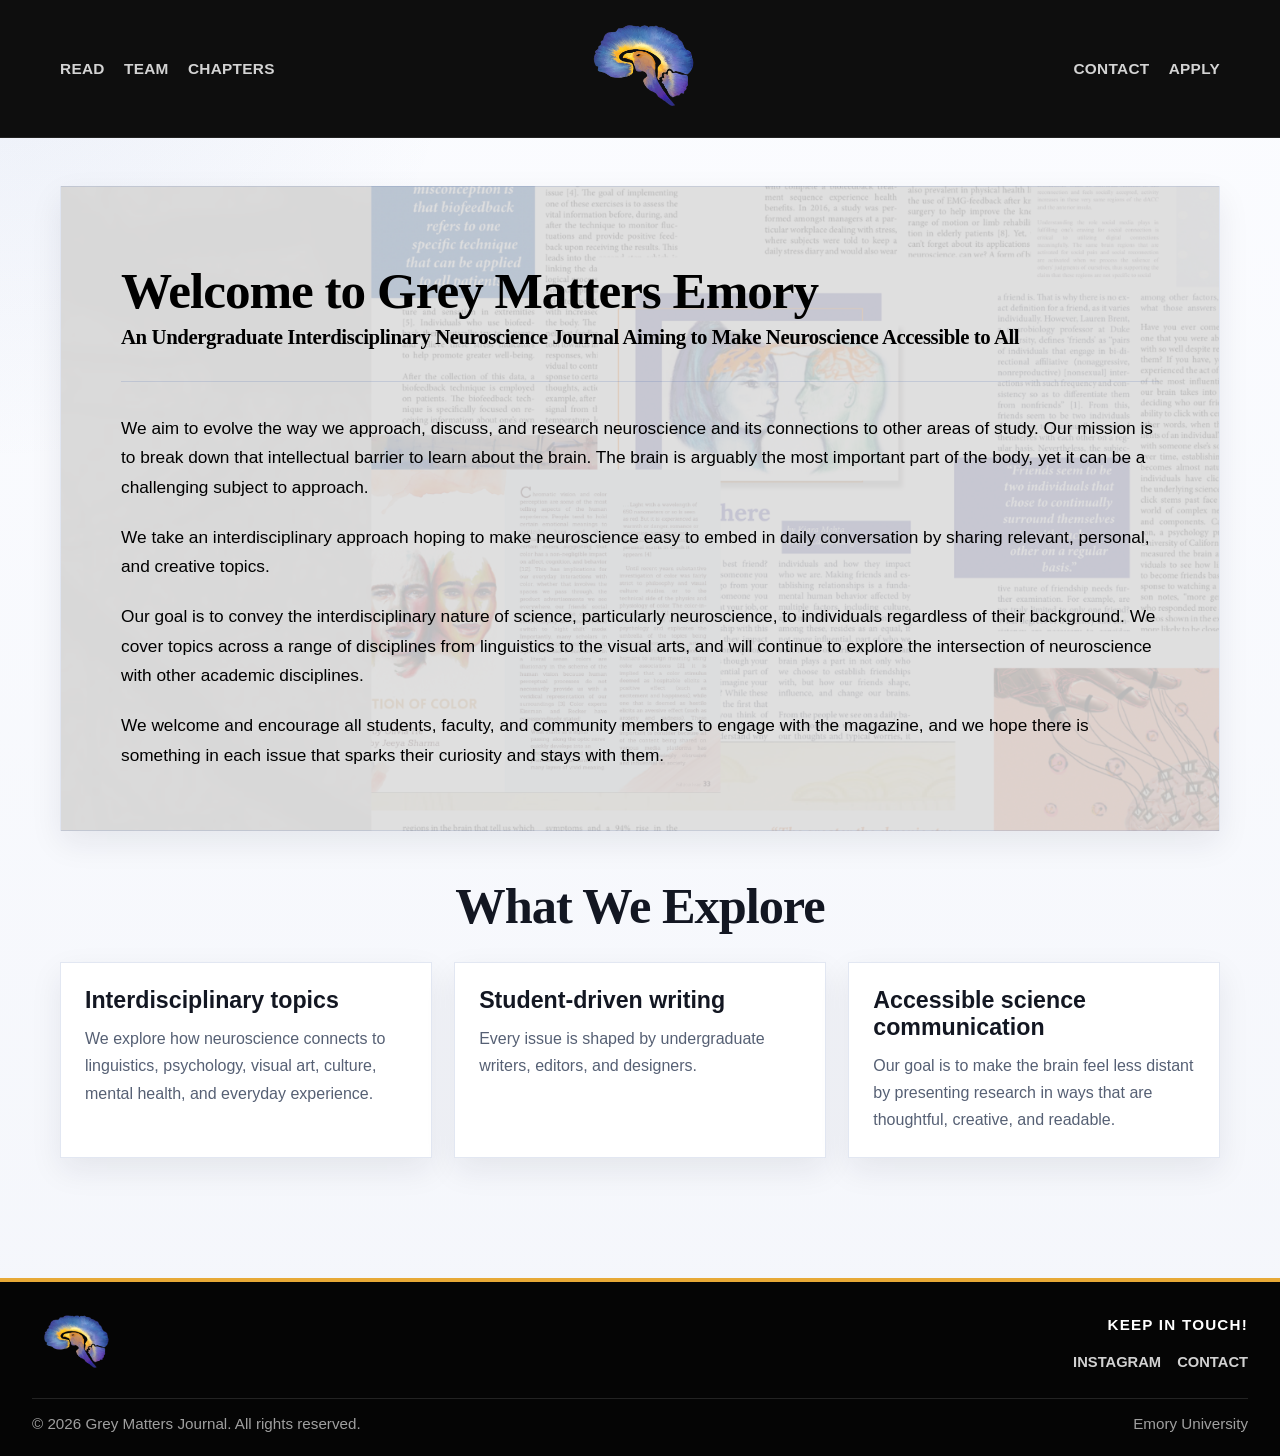
<file: index.html>
<!DOCTYPE html>
<html lang="en">
<head>
    <meta charset="UTF-8">
    <meta name="viewport" content="width=device-width, initial-scale=1.0">
    <title>Grey Matters Emory</title>
    <meta name="description" content="Grey Matters Emory is an undergraduate interdisciplinary neuroscience journal aiming to make neuroscience accessible to all.">
    <link rel="icon" type="image/png" href="images/logo.png">
    <link rel="stylesheet" href="css/style.css">
</head>
<body>
    <nav class="navbar">
        <div class="nav-container">
            <ul class="nav-group nav-group-left">
                <li><a href="read.html">Read</a></li>
                <li><a href="team.html">Team</a></li>
                <li><a href="chapters.html">Chapters</a></li>
            </ul>

            <a href="index.html" class="logo" aria-label="Grey Matters home">
                <img src="images/logo.png" alt="Grey Matters logo">
            </a>

            <ul class="nav-group nav-group-right">
                <li><a href="contact.html">Contact</a></li>
                <li><a href="apply.html">Apply</a></li>
            </ul>

            <button class="nav-toggle" type="button" aria-expanded="false" aria-label="Open navigation">
                <span></span>
                <span></span>
                <span></span>
            </button>
        </div>
    </nav>

    <header class="hero-home">
        <section class="home-intro" data-reveal>
            <h1 class="home-title">Welcome to Grey Matters Emory</h1>
            <p class="home-tagline">An Undergraduate Interdisciplinary Neuroscience Journal Aiming to Make Neuroscience Accessible to All</p>

            <div class="home-copy">
                <p>We aim to evolve the way we approach, discuss, and research neuroscience and its connections to other areas of study. Our mission is to break down that intellectual barrier to learn about the brain. The brain is arguably the most important part of the body, yet it can be a challenging subject to approach.</p>
                <p>We take an interdisciplinary approach hoping to make neuroscience easy to embed in daily conversation by sharing relevant, personal, and creative topics.</p>
                <p>Our goal is to convey the interdisciplinary nature of science, particularly neuroscience, to individuals regardless of their background. We cover topics across a range of disciplines from linguistics to the visual arts, and will continue to explore the intersection of neuroscience with other academic disciplines.</p>
                <p>We welcome and encourage all students, faculty, and community members to engage with the magazine, and we hope there is something in each issue that sparks their curiosity and stays with them.</p>
            </div>
        </section>
    </header>

    <main class="home-section">
        <section class="container" data-reveal>
            <div class="section-header home-section-header">
                <h2>What We Explore</h2>
            </div>

            <div class="home-feature-grid">
                <article class="home-feature-card">
                    <h3>Interdisciplinary topics</h3>
                    <p>We explore how neuroscience connects to linguistics, psychology, visual art, culture, mental health, and everyday experience.</p>
                </article>
                <article class="home-feature-card">
                    <h3>Student-driven writing</h3>
                    <p>Every issue is shaped by undergraduate writers, editors, and designers.</p>
                </article>
                <article class="home-feature-card">
                    <h3>Accessible science communication</h3>
                    <p>Our goal is to make the brain feel less distant by presenting research in ways that are thoughtful, creative, and readable.</p>
                </article>
            </div>
        </section>
    </main>

    <footer class="footer">
        <div class="footer-inner">
            <div class="footer-content">
                <div class="footer-brand">
                    <img src="images/logo.png" alt="Grey Matters logo" class="circle-logo">
                </div>
                <div class="keep-in-touch">
                    <h3>Keep in Touch!</h3>
                    <div class="footer-links">
                        <a href="https://www.instagram.com/greymatters.emory/" target="_blank" rel="noreferrer" class="social-link">Instagram</a>
                        <a href="mailto:sahithi.challam@emory.edu" class="social-link">Contact</a>
                    </div>
                </div>
            </div>
            <div class="footer-bottom">
                <p>&copy; <span data-year></span> Grey Matters Journal. All rights reserved.</p>
                <p>Emory University</p>
            </div>
        </div>
    </footer>

    <script src="js/script.js"></script>
</body>
</html>
</file>
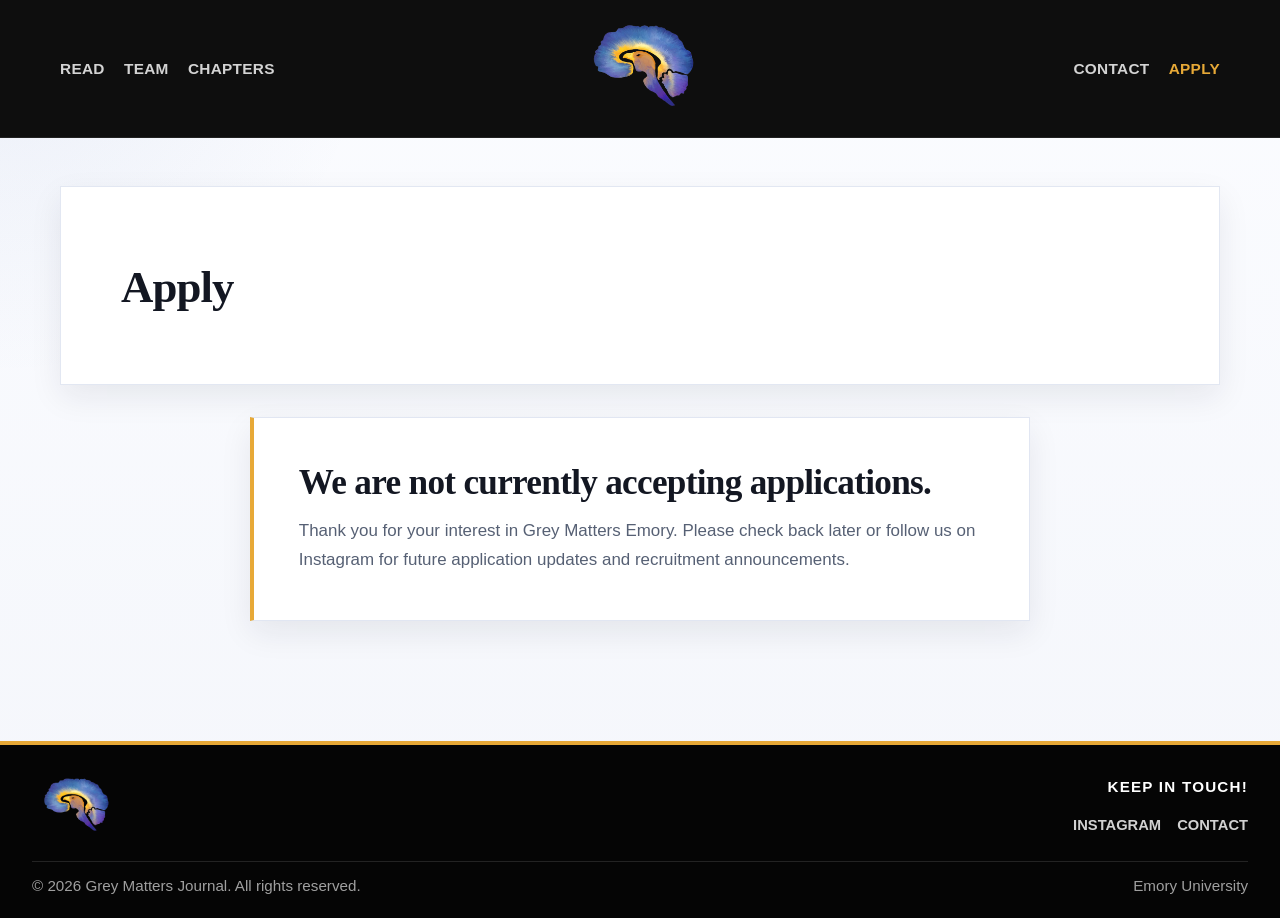
<file: apply.html>
<!DOCTYPE html>
<html lang="en">
<head>
    <meta charset="UTF-8">
    <meta name="viewport" content="width=device-width, initial-scale=1.0">
    <title>Apply - Grey Matters Emory</title>
    <link rel="icon" type="image/png" href="images/logo.png">
    <link rel="stylesheet" href="css/style.css">
</head>
<body>
    <nav class="navbar">
        <div class="nav-container">
            <ul class="nav-group nav-group-left">
                <li><a href="read.html">Read</a></li>
                <li><a href="team.html">Team</a></li>
                <li><a href="chapters.html">Chapters</a></li>
            </ul>
            <a href="index.html" class="logo" aria-label="Grey Matters home">
                <img src="images/logo.png" alt="Grey Matters logo">
            </a>
            <ul class="nav-group nav-group-right">
                <li><a href="contact.html">Contact</a></li>
                <li><a href="apply.html">Apply</a></li>
            </ul>
            <button class="nav-toggle" type="button" aria-expanded="false" aria-label="Open navigation">
                <span></span>
                <span></span>
                <span></span>
            </button>
        </div>
    </nav>

    <header class="page-header">
        <div class="page-hero" data-reveal>
            <h1>Apply</h1>
        </div>
    </header>

    <main class="page-section">
        <section class="container">
            <div class="notice-card" data-reveal>
                <h2>We are not currently accepting applications.</h2>
                <p>Thank you for your interest in Grey Matters Emory. Please check back later or follow us on Instagram for future application updates and recruitment announcements.</p>
            </div>
        </section>
    </main>

    <footer class="footer">
        <div class="footer-inner">
            <div class="footer-content">
                <div class="footer-brand">
                    <img src="images/logo.png" alt="Grey Matters logo" class="circle-logo">
                </div>
                <div class="keep-in-touch">
                    <h3>Keep in Touch!</h3>
                    <div class="footer-links">
                        <a href="https://www.instagram.com/greymatters.emory/" target="_blank" rel="noreferrer" class="social-link">Instagram</a>
                        <a href="mailto:sahithi.challam@emory.edu" class="social-link">Contact</a>
                    </div>
                </div>
            </div>
            <div class="footer-bottom">
                <p>&copy; <span data-year></span> Grey Matters Journal. All rights reserved.</p>
                <p>Emory University</p>
            </div>
        </div>
    </footer>

    <script src="js/script.js"></script>
</body>
</html>
</file>
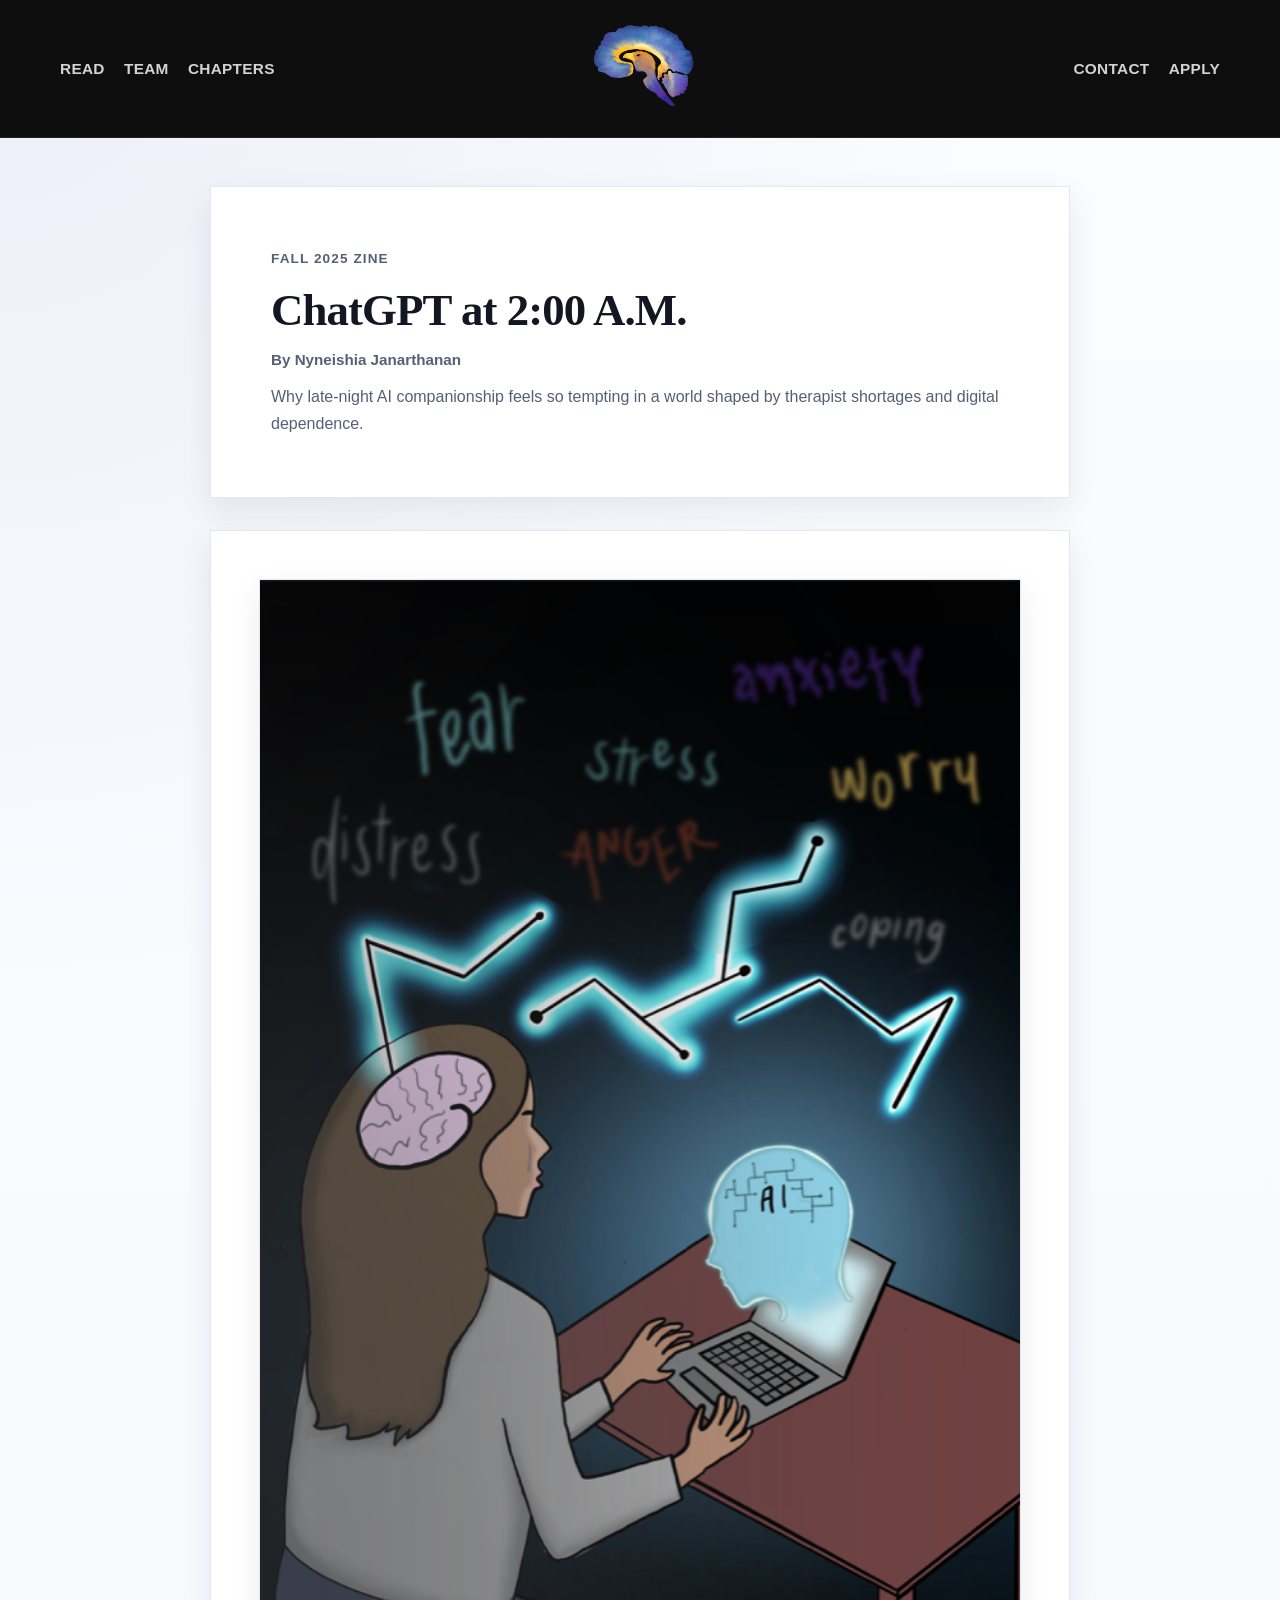
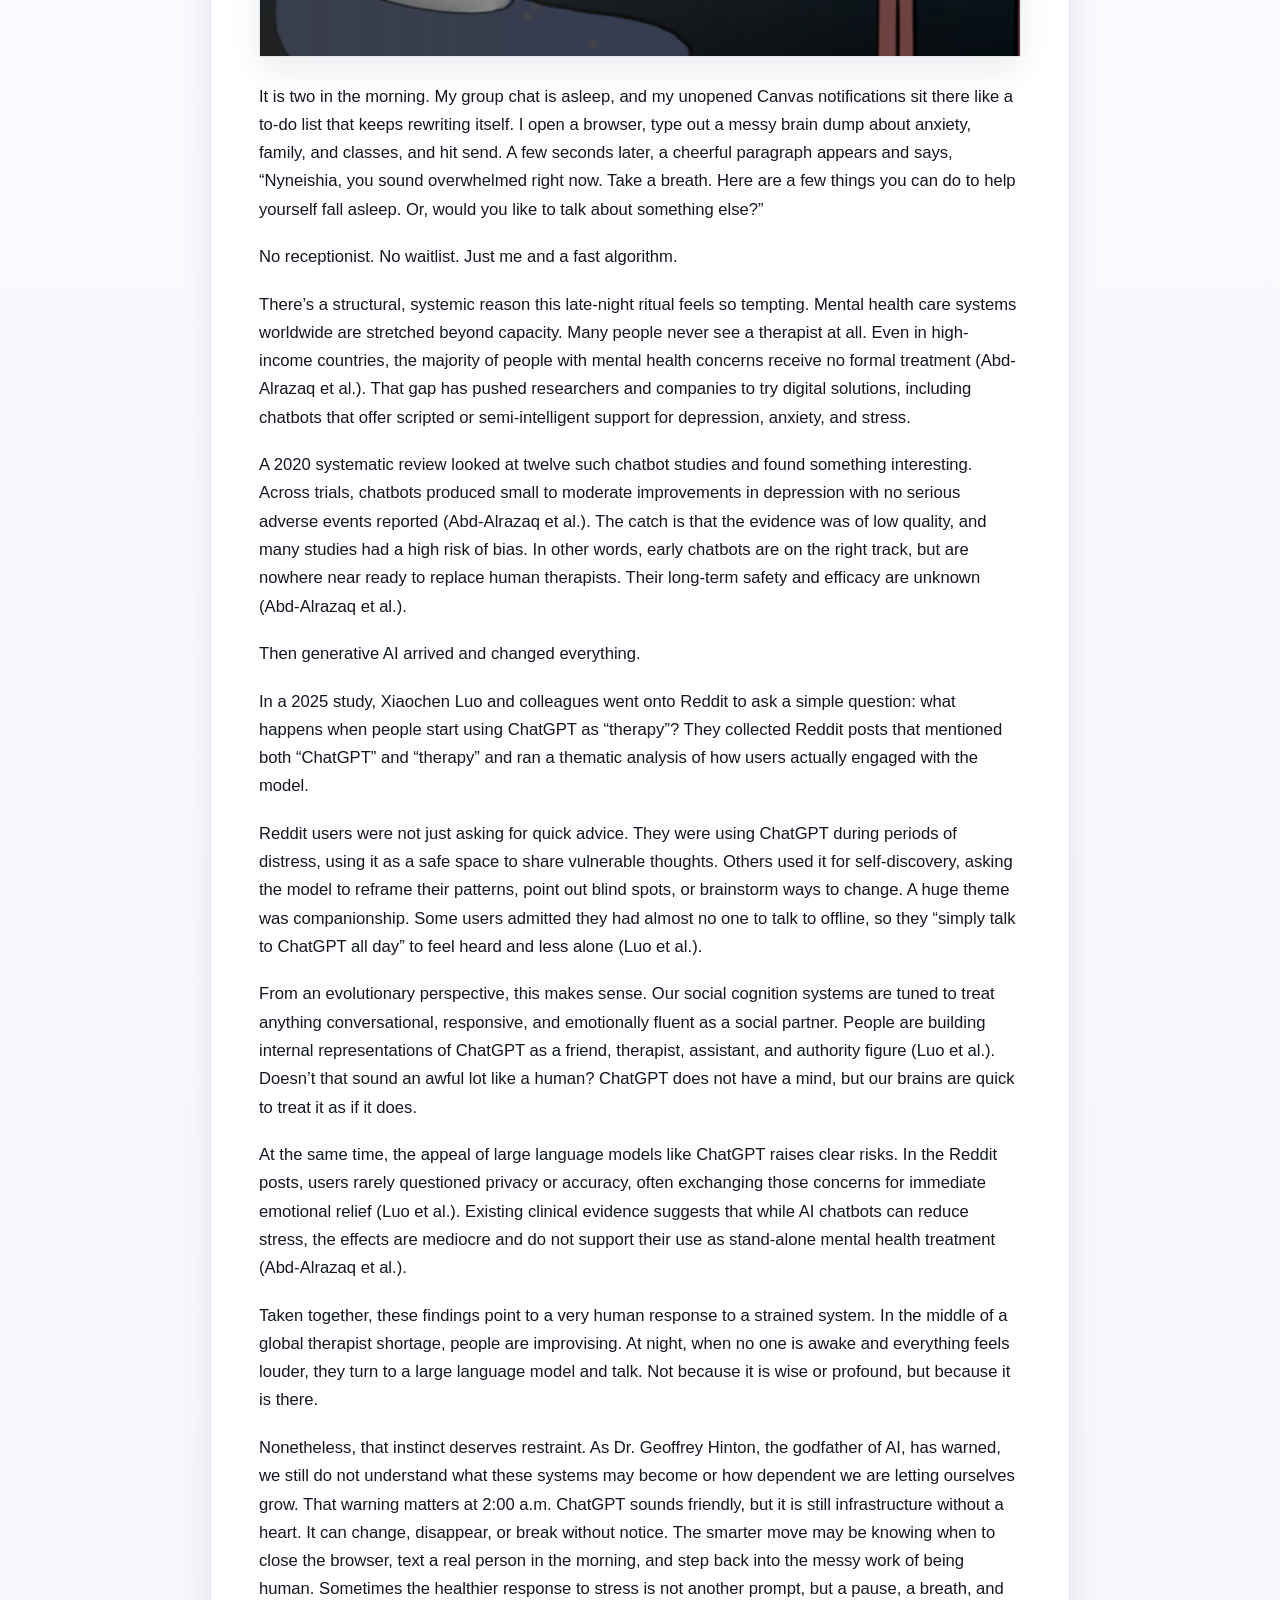
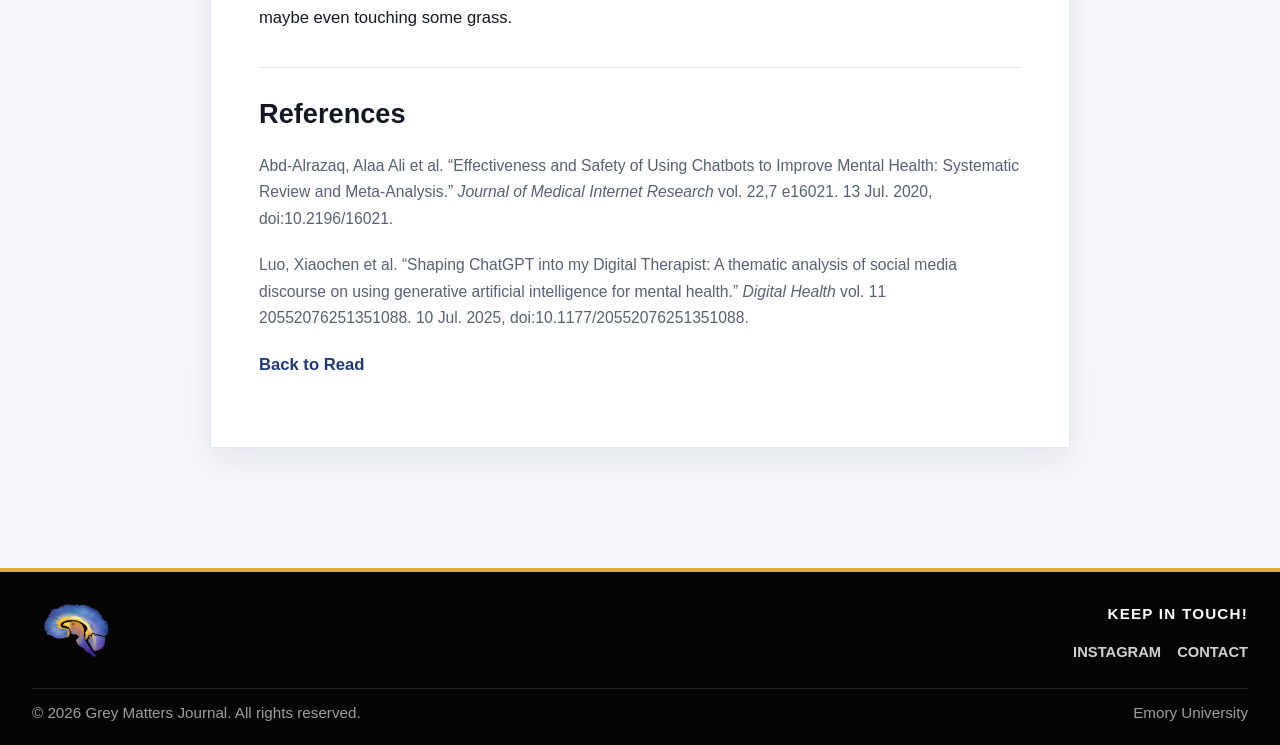
<file: article-ai-therapy.html>
<!DOCTYPE html>
<html lang="en">
<head>
    <meta charset="UTF-8">
    <meta name="viewport" content="width=device-width, initial-scale=1.0">
    <title>ChatGPT at 2:00 A.M. - Grey Matters Emory</title>
    <link rel="icon" type="image/png" href="images/logo.png">
    <link rel="stylesheet" href="css/style.css">
</head>
<body>
    <nav class="navbar">
        <div class="nav-container">
            <ul class="nav-group nav-group-left">
                <li><a href="read.html">Read</a></li>
                <li><a href="team.html">Team</a></li>
                <li><a href="chapters.html">Chapters</a></li>
            </ul>
            <a href="index.html" class="logo" aria-label="Grey Matters home">
                <img src="images/logo.png" alt="Grey Matters logo">
            </a>
            <ul class="nav-group nav-group-right">
                <li><a href="contact.html">Contact</a></li>
                <li><a href="apply.html">Apply</a></li>
            </ul>
            <button class="nav-toggle" type="button" aria-expanded="false" aria-label="Open navigation">
                <span></span>
                <span></span>
                <span></span>
            </button>
        </div>
    </nav>

    <header class="page-header">
        <div class="page-hero article-hero" data-reveal>
            <p class="article-kicker">Fall 2025 Zine</p>
            <h1>ChatGPT at 2:00 A.M.</h1>
            <p class="article-author">By Nyneishia Janarthanan</p>
            <p>Why late-night AI companionship feels so tempting in a world shaped by therapist shortages and digital dependence.</p>
        </div>
    </header>

    <main class="page-section">
        <article class="article-layout container" data-reveal>
            <img src="images/article-nyneishia-art.png" alt="Artwork for ChatGPT at 2:00 A.M." class="article-feature-image">
            <p>It is two in the morning. My group chat is asleep, and my unopened Canvas notifications sit there like a to-do list that keeps rewriting itself. I open a browser, type out a messy brain dump about anxiety, family, and classes, and hit send. A few seconds later, a cheerful paragraph appears and says, “Nyneishia, you sound overwhelmed right now. Take a breath. Here are a few things you can do to help yourself fall asleep. Or, would you like to talk about something else?”</p>
            <p>No receptionist. No waitlist. Just me and a fast algorithm.</p>
            <p>There’s a structural, systemic reason this late-night ritual feels so tempting. Mental health care systems worldwide are stretched beyond capacity. Many people never see a therapist at all. Even in high-income countries, the majority of people with mental health concerns receive no formal treatment (Abd-Alrazaq et al.). That gap has pushed researchers and companies to try digital solutions, including chatbots that offer scripted or semi-intelligent support for depression, anxiety, and stress.</p>
            <p>A 2020 systematic review looked at twelve such chatbot studies and found something interesting. Across trials, chatbots produced small to moderate improvements in depression with no serious adverse events reported (Abd-Alrazaq et al.). The catch is that the evidence was of low quality, and many studies had a high risk of bias. In other words, early chatbots are on the right track, but are nowhere near ready to replace human therapists. Their long-term safety and efficacy are unknown (Abd-Alrazaq et al.).</p>
            <p>Then generative AI arrived and changed everything.</p>
            <p>In a 2025 study, Xiaochen Luo and colleagues went onto Reddit to ask a simple question: what happens when people start using ChatGPT as “therapy”? They collected Reddit posts that mentioned both “ChatGPT” and “therapy” and ran a thematic analysis of how users actually engaged with the model.</p>
            <p>Reddit users were not just asking for quick advice. They were using ChatGPT during periods of distress, using it as a safe space to share vulnerable thoughts. Others used it for self-discovery, asking the model to reframe their patterns, point out blind spots, or brainstorm ways to change. A huge theme was companionship. Some users admitted they had almost no one to talk to offline, so they “simply talk to ChatGPT all day” to feel heard and less alone (Luo et al.).</p>
            <p>From an evolutionary perspective, this makes sense. Our social cognition systems are tuned to treat anything conversational, responsive, and emotionally fluent as a social partner. People are building internal representations of ChatGPT as a friend, therapist, assistant, and authority figure (Luo et al.). Doesn’t that sound an awful lot like a human? ChatGPT does not have a mind, but our brains are quick to treat it as if it does.</p>
            <p>At the same time, the appeal of large language models like ChatGPT raises clear risks. In the Reddit posts, users rarely questioned privacy or accuracy, often exchanging those concerns for immediate emotional relief (Luo et al.). Existing clinical evidence suggests that while AI chatbots can reduce stress, the effects are mediocre and do not support their use as stand-alone mental health treatment (Abd-Alrazaq et al.).</p>
            <p>Taken together, these findings point to a very human response to a strained system. In the middle of a global therapist shortage, people are improvising. At night, when no one is awake and everything feels louder, they turn to a large language model and talk. Not because it is wise or profound, but because it is there.</p>
            <p>Nonetheless, that instinct deserves restraint. As Dr. Geoffrey Hinton, the godfather of AI, has warned, we still do not understand what these systems may become or how dependent we are letting ourselves grow. That warning matters at 2:00 a.m. ChatGPT sounds friendly, but it is still infrastructure without a heart. It can change, disappear, or break without notice. The smarter move may be knowing when to close the browser, text a real person in the morning, and step back into the messy work of being human. Sometimes the healthier response to stress is not another prompt, but a pause, a breath, and maybe even touching some grass.</p>
            <section class="references-block">
                <h2>References</h2>
                <p>Abd-Alrazaq, Alaa Ali et al. “Effectiveness and Safety of Using Chatbots to Improve Mental Health: Systematic Review and Meta-Analysis.” <em>Journal of Medical Internet Research</em> vol. 22,7 e16021. 13 Jul. 2020, <a href="https://doi.org/10.2196/16021" target="_blank" rel="noreferrer">doi:10.2196/16021</a>.</p>
                <p>Luo, Xiaochen et al. “Shaping ChatGPT into my Digital Therapist: A thematic analysis of social media discourse on using generative artificial intelligence for mental health.” <em>Digital Health</em> vol. 11 20552076251351088. 10 Jul. 2025, <a href="https://doi.org/10.1177/20552076251351088" target="_blank" rel="noreferrer">doi:10.1177/20552076251351088</a>.</p>
            </section>
            <p><a href="read.html" class="read-link">Back to Read</a></p>
        </article>
    </main>

    <footer class="footer">
        <div class="footer-inner">
            <div class="footer-content">
                <div class="footer-brand">
                    <img src="images/logo.png" alt="Grey Matters logo" class="circle-logo">
                </div>
                <div class="keep-in-touch">
                    <h3>Keep in Touch!</h3>
                    <div class="footer-links">
                        <a href="https://www.instagram.com/greymatters.emory/" target="_blank" rel="noreferrer" class="social-link">Instagram</a>
                        <a href="mailto:sahithi.challam@emory.edu" class="social-link">Contact</a>
                    </div>
                </div>
            </div>
            <div class="footer-bottom">
                <p>&copy; <span data-year></span> Grey Matters Journal. All rights reserved.</p>
                <p>Emory University</p>
            </div>
        </div>
    </footer>

    <script src="js/script.js"></script>
</body>
</html>
</file>
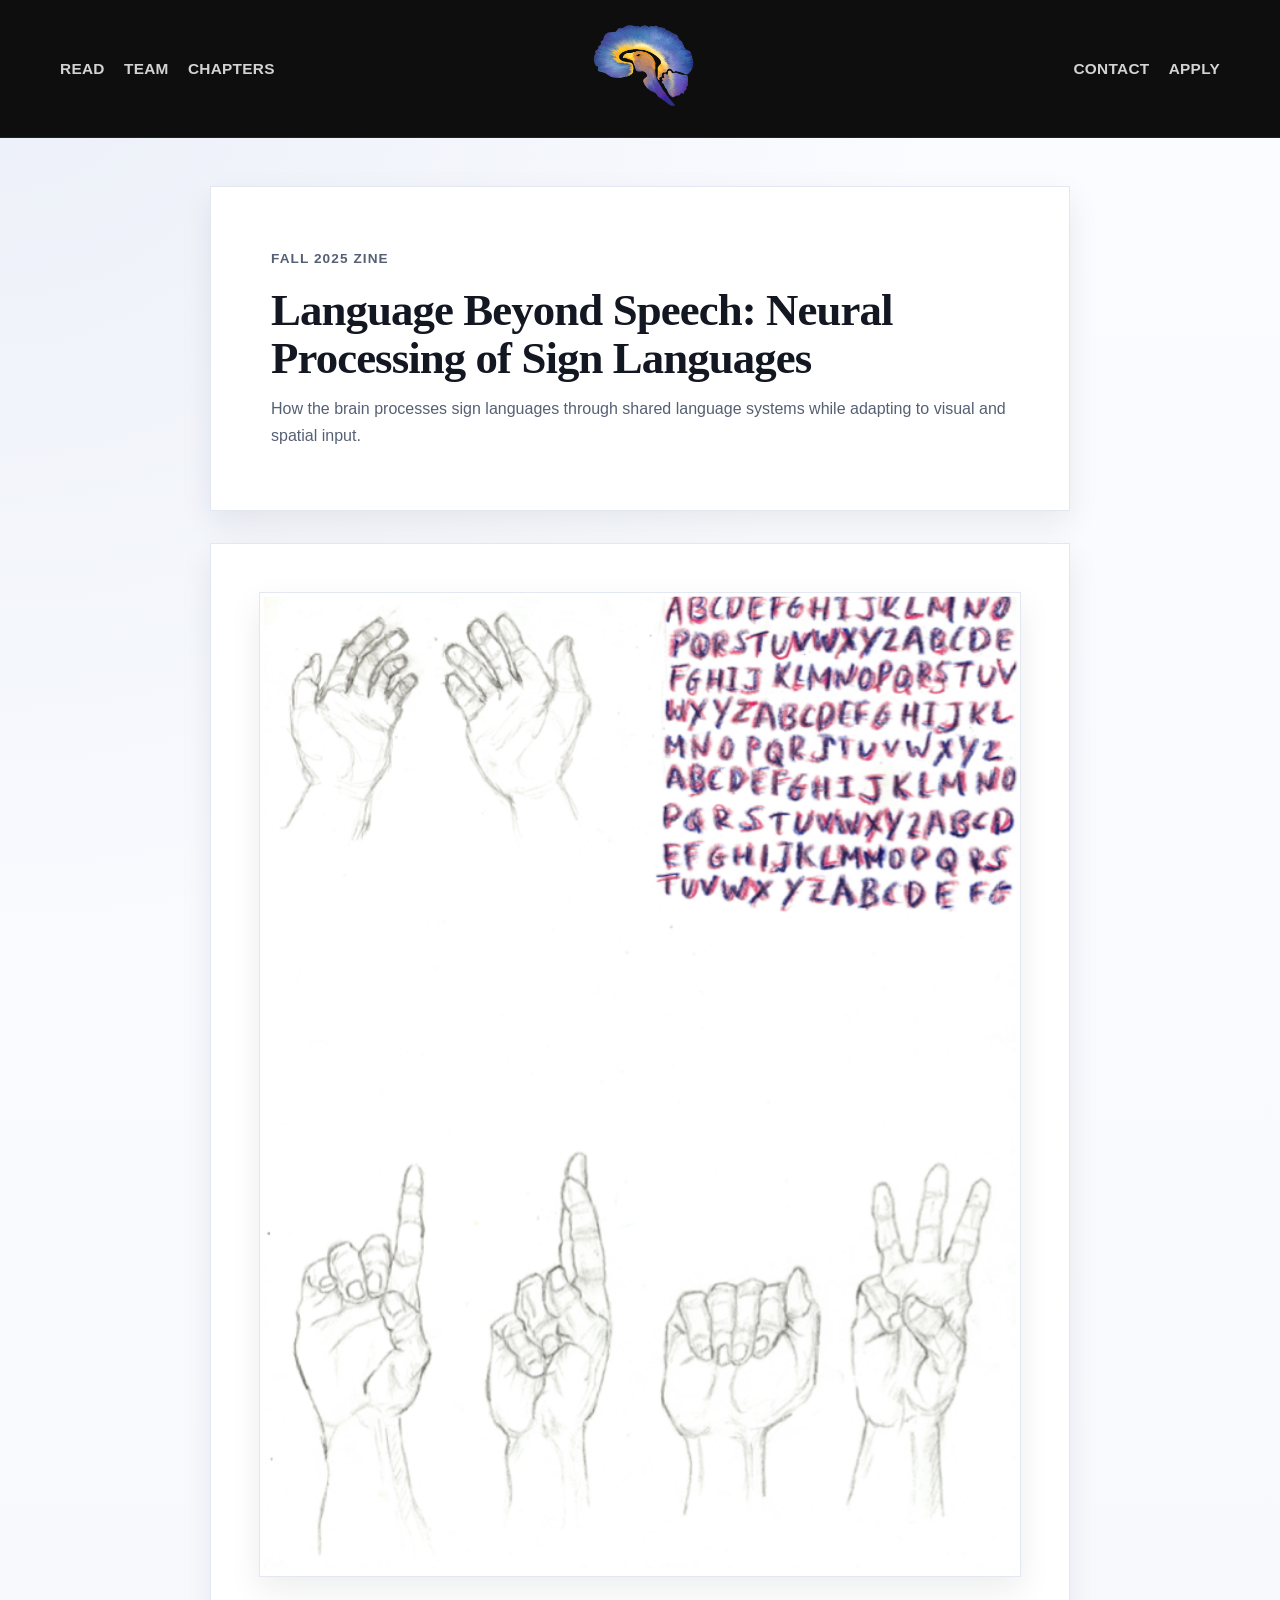
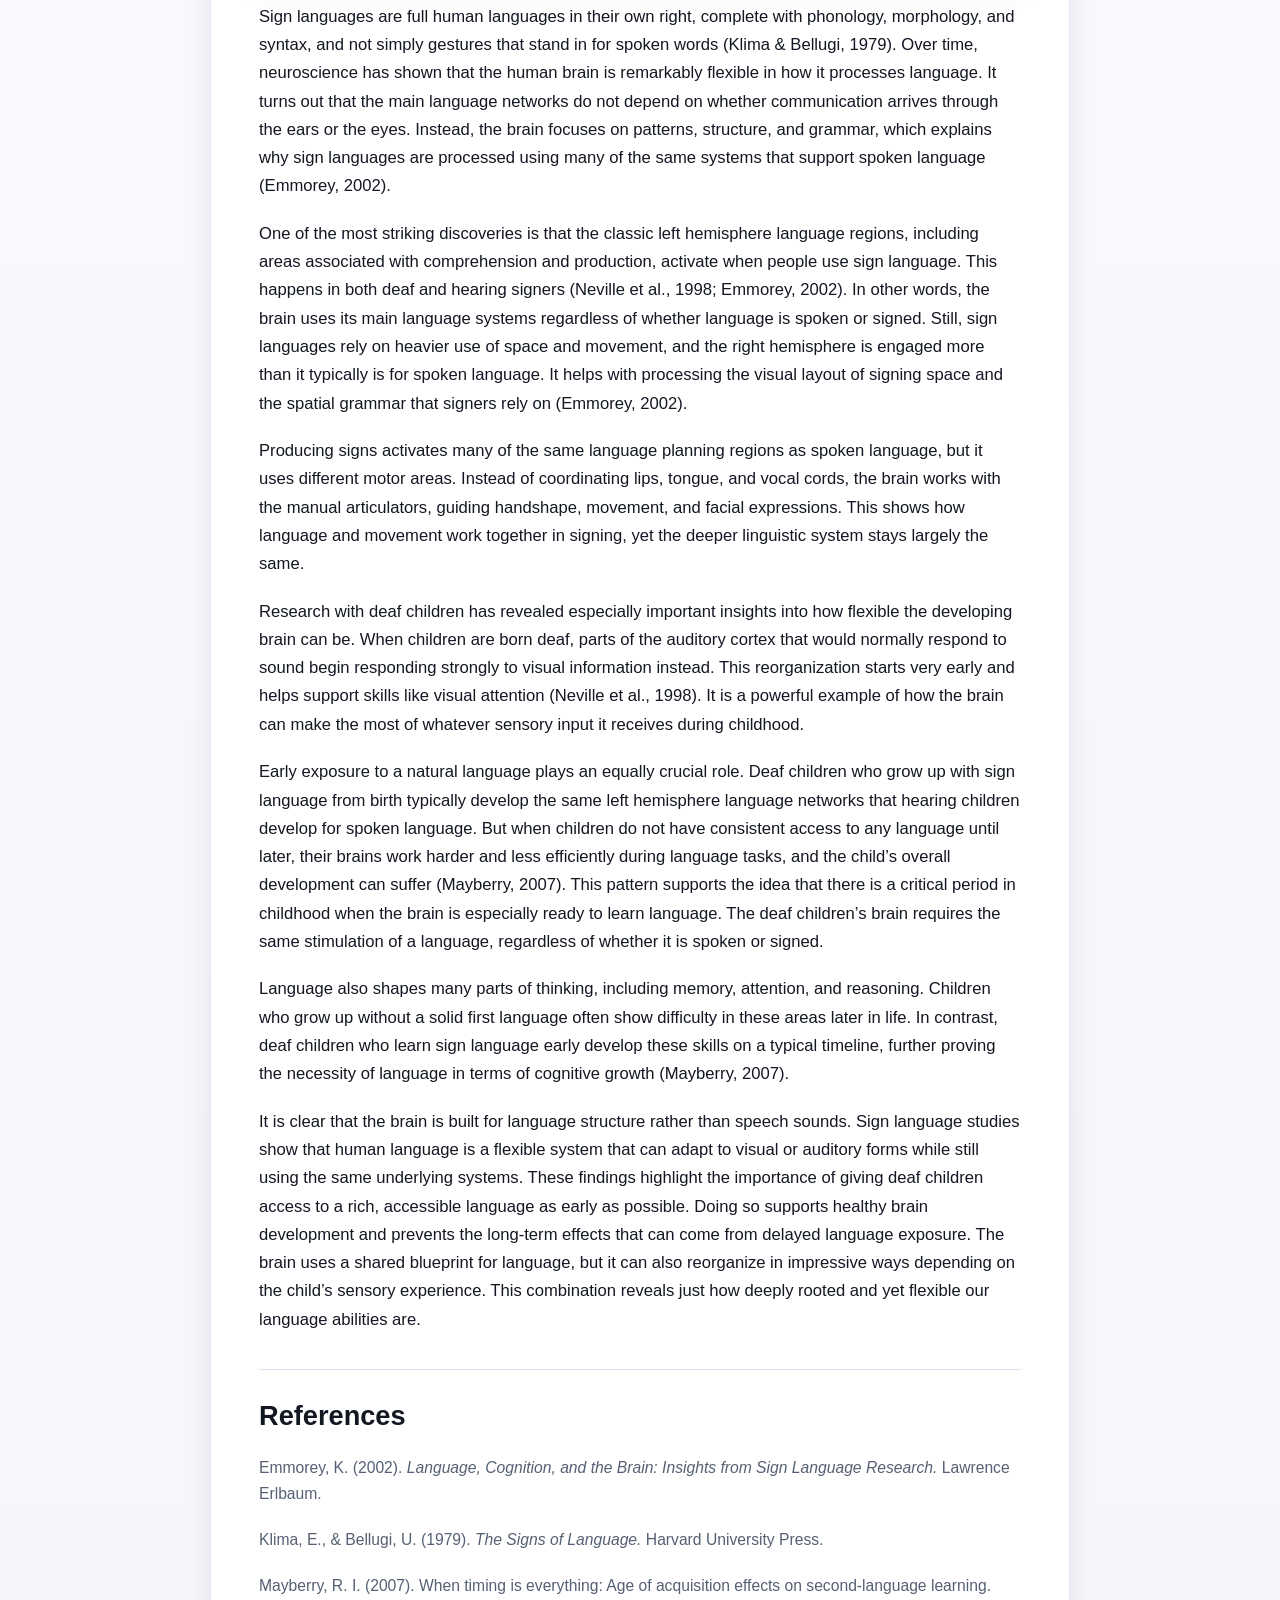
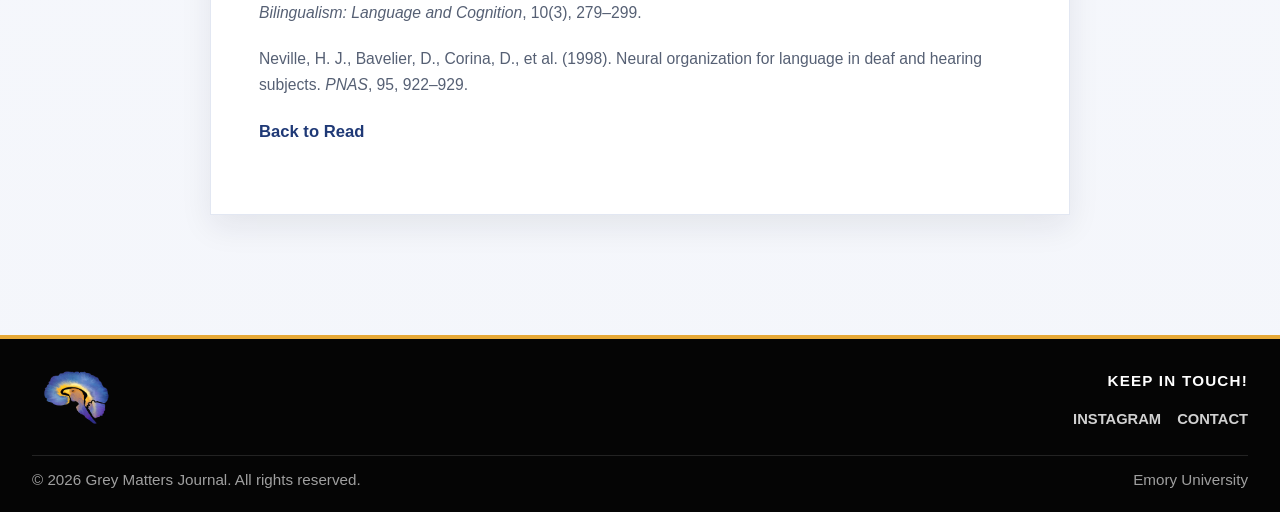
<file: article-art-brain.html>
<!DOCTYPE html>
<html lang="en">
<head>
    <meta charset="UTF-8">
    <meta name="viewport" content="width=device-width, initial-scale=1.0">
    <title>Language Beyond Speech: Neural Processing of Sign Languages - Grey Matters Emory</title>
    <link rel="icon" type="image/png" href="images/logo.png">
    <link rel="stylesheet" href="css/style.css">
</head>
<body>
    <nav class="navbar">
        <div class="nav-container">
            <ul class="nav-group nav-group-left">
                <li><a href="read.html">Read</a></li>
                <li><a href="team.html">Team</a></li>
                <li><a href="chapters.html">Chapters</a></li>
            </ul>
            <a href="index.html" class="logo" aria-label="Grey Matters home">
                <img src="images/logo.png" alt="Grey Matters logo">
            </a>
            <ul class="nav-group nav-group-right">
                <li><a href="contact.html">Contact</a></li>
                <li><a href="apply.html">Apply</a></li>
            </ul>
            <button class="nav-toggle" type="button" aria-expanded="false" aria-label="Open navigation">
                <span></span>
                <span></span>
                <span></span>
            </button>
        </div>
    </nav>

    <header class="page-header">
        <div class="page-hero article-hero" data-reveal>
            <p class="article-kicker">Fall 2025 Zine</p>
            <h1>Language Beyond Speech: Neural Processing of Sign Languages</h1>
            <p>How the brain processes sign languages through shared language systems while adapting to visual and spatial input.</p>
        </div>
    </header>

    <main class="page-section">
        <article class="article-layout container" data-reveal>
            <img src="images/article-sign-art.png" alt="Artwork for Language Beyond Speech: Neural Processing of Sign Languages" class="article-feature-image">
            <p>Sign languages are full human languages in their own right, complete with phonology, morphology, and syntax, and not simply gestures that stand in for spoken words (Klima & Bellugi, 1979). Over time, neuroscience has shown that the human brain is remarkably flexible in how it processes language. It turns out that the main language networks do not depend on whether communication arrives through the ears or the eyes. Instead, the brain focuses on patterns, structure, and grammar, which explains why sign languages are processed using many of the same systems that support spoken language (Emmorey, 2002).</p>
            <p>One of the most striking discoveries is that the classic left hemisphere language regions, including areas associated with comprehension and production, activate when people use sign language. This happens in both deaf and hearing signers (Neville et al., 1998; Emmorey, 2002). In other words, the brain uses its main language systems regardless of whether language is spoken or signed. Still, sign languages rely on heavier use of space and movement, and the right hemisphere is engaged more than it typically is for spoken language. It helps with processing the visual layout of signing space and the spatial grammar that signers rely on (Emmorey, 2002).</p>
            <p>Producing signs activates many of the same language planning regions as spoken language, but it uses different motor areas. Instead of coordinating lips, tongue, and vocal cords, the brain works with the manual articulators, guiding handshape, movement, and facial expressions. This shows how language and movement work together in signing, yet the deeper linguistic system stays largely the same.</p>
            <p>Research with deaf children has revealed especially important insights into how flexible the developing brain can be. When children are born deaf, parts of the auditory cortex that would normally respond to sound begin responding strongly to visual information instead. This reorganization starts very early and helps support skills like visual attention (Neville et al., 1998). It is a powerful example of how the brain can make the most of whatever sensory input it receives during childhood.</p>
            <p>Early exposure to a natural language plays an equally crucial role. Deaf children who grow up with sign language from birth typically develop the same left hemisphere language networks that hearing children develop for spoken language. But when children do not have consistent access to any language until later, their brains work harder and less efficiently during language tasks, and the child’s overall development can suffer (Mayberry, 2007). This pattern supports the idea that there is a critical period in childhood when the brain is especially ready to learn language. The deaf children’s brain requires the same stimulation of a language, regardless of whether it is spoken or signed.</p>
            <p>Language also shapes many parts of thinking, including memory, attention, and reasoning. Children who grow up without a solid first language often show difficulty in these areas later in life. In contrast, deaf children who learn sign language early develop these skills on a typical timeline, further proving the necessity of language in terms of cognitive growth (Mayberry, 2007).</p>
            <p>It is clear that the brain is built for language structure rather than speech sounds. Sign language studies show that human language is a flexible system that can adapt to visual or auditory forms while still using the same underlying systems. These findings highlight the importance of giving deaf children access to a rich, accessible language as early as possible. Doing so supports healthy brain development and prevents the long-term effects that can come from delayed language exposure. The brain uses a shared blueprint for language, but it can also reorganize in impressive ways depending on the child’s sensory experience. This combination reveals just how deeply rooted and yet flexible our language abilities are.</p>
            <section class="references-block">
                <h2>References</h2>
                <p>Emmorey, K. (2002). <em>Language, Cognition, and the Brain: Insights from Sign Language Research.</em> Lawrence Erlbaum.</p>
                <p>Klima, E., & Bellugi, U. (1979). <em>The Signs of Language.</em> Harvard University Press.</p>
                <p>Mayberry, R. I. (2007). When timing is everything: Age of acquisition effects on second-language learning. <em>Bilingualism: Language and Cognition</em>, 10(3), 279–299.</p>
                <p>Neville, H. J., Bavelier, D., Corina, D., et al. (1998). Neural organization for language in deaf and hearing subjects. <em>PNAS</em>, 95, 922–929.</p>
            </section>
            <p><a href="read.html" class="read-link">Back to Read</a></p>
        </article>
    </main>

    <footer class="footer">
        <div class="footer-inner">
            <div class="footer-content">
                <div class="footer-brand">
                    <img src="images/logo.png" alt="Grey Matters logo" class="circle-logo">
                </div>
                <div class="keep-in-touch">
                    <h3>Keep in Touch!</h3>
                    <div class="footer-links">
                        <a href="https://www.instagram.com/greymatters.emory/" target="_blank" rel="noreferrer" class="social-link">Instagram</a>
                        <a href="mailto:sahithi.challam@emory.edu" class="social-link">Contact</a>
                    </div>
                </div>
            </div>
            <div class="footer-bottom">
                <p>&copy; <span data-year></span> Grey Matters Journal. All rights reserved.</p>
                <p>Emory University</p>
            </div>
        </div>
    </footer>

    <script src="js/script.js"></script>
</body>
</html>
</file>
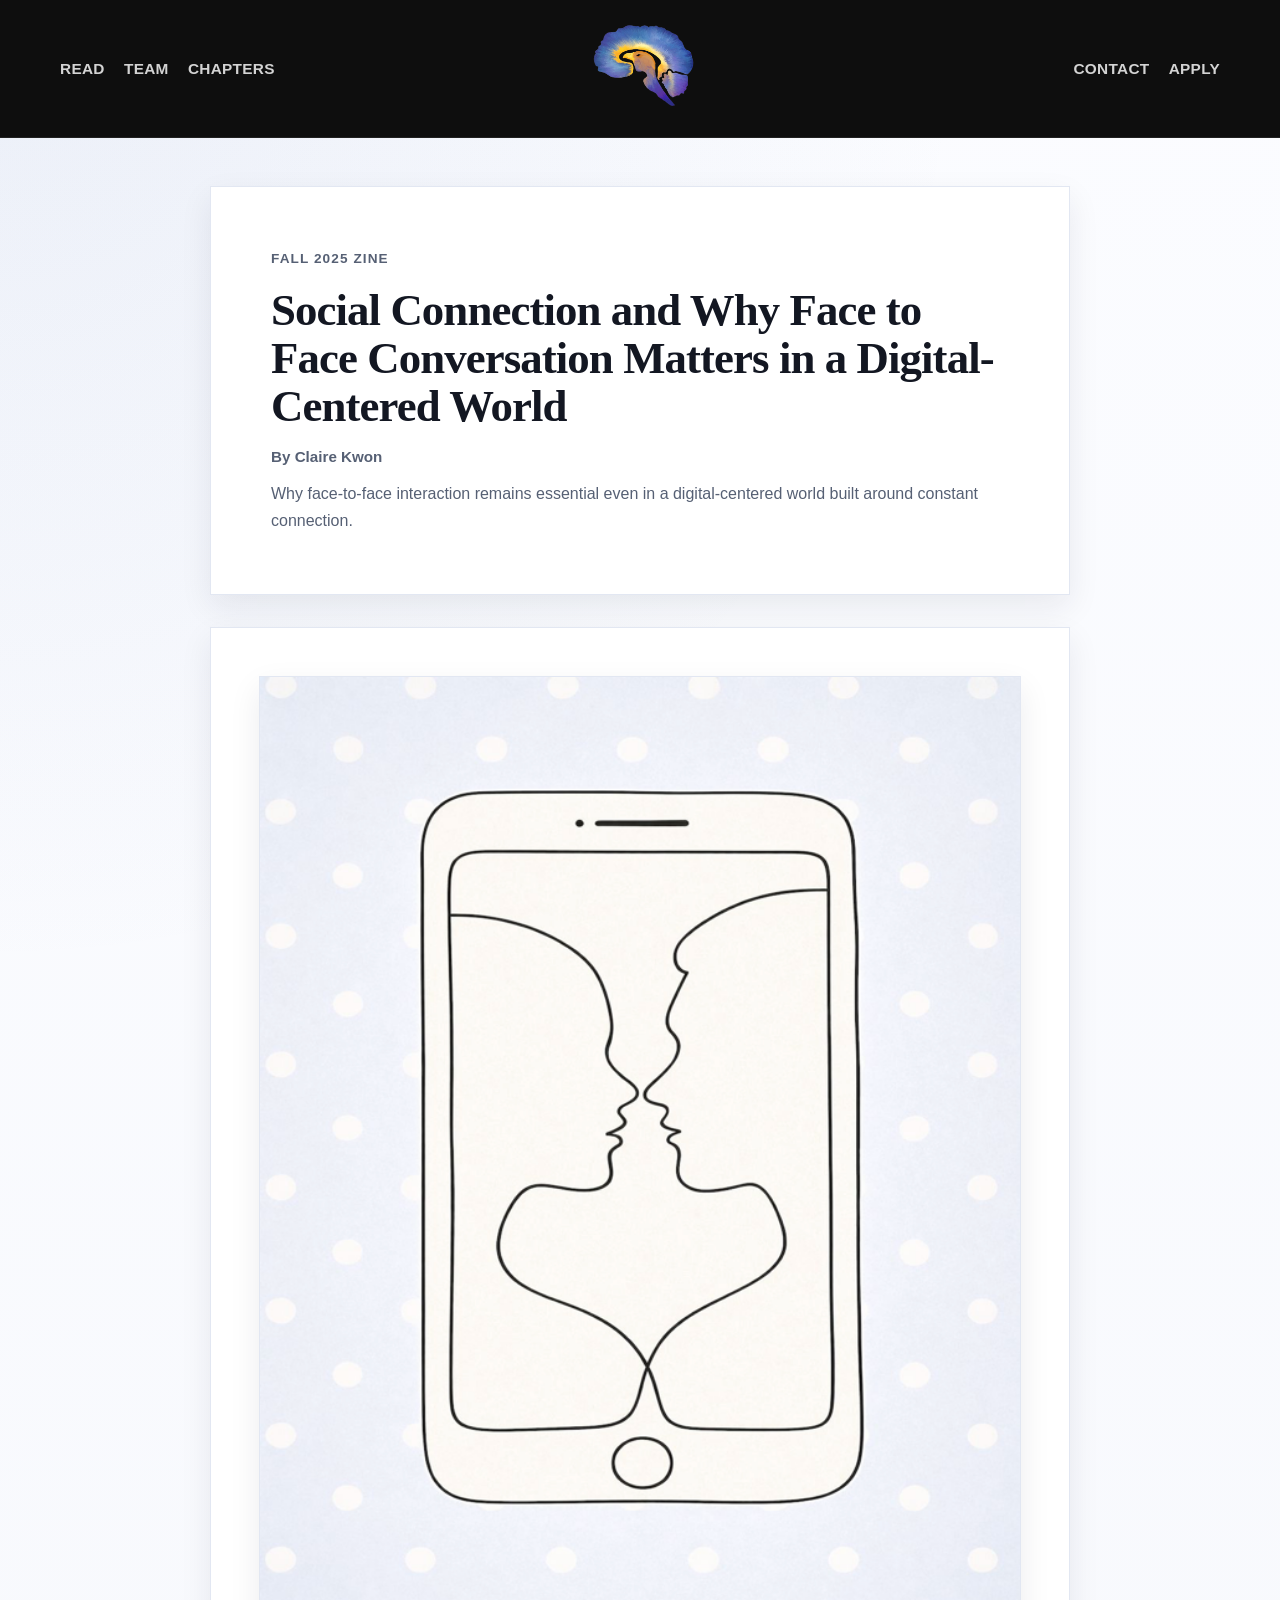
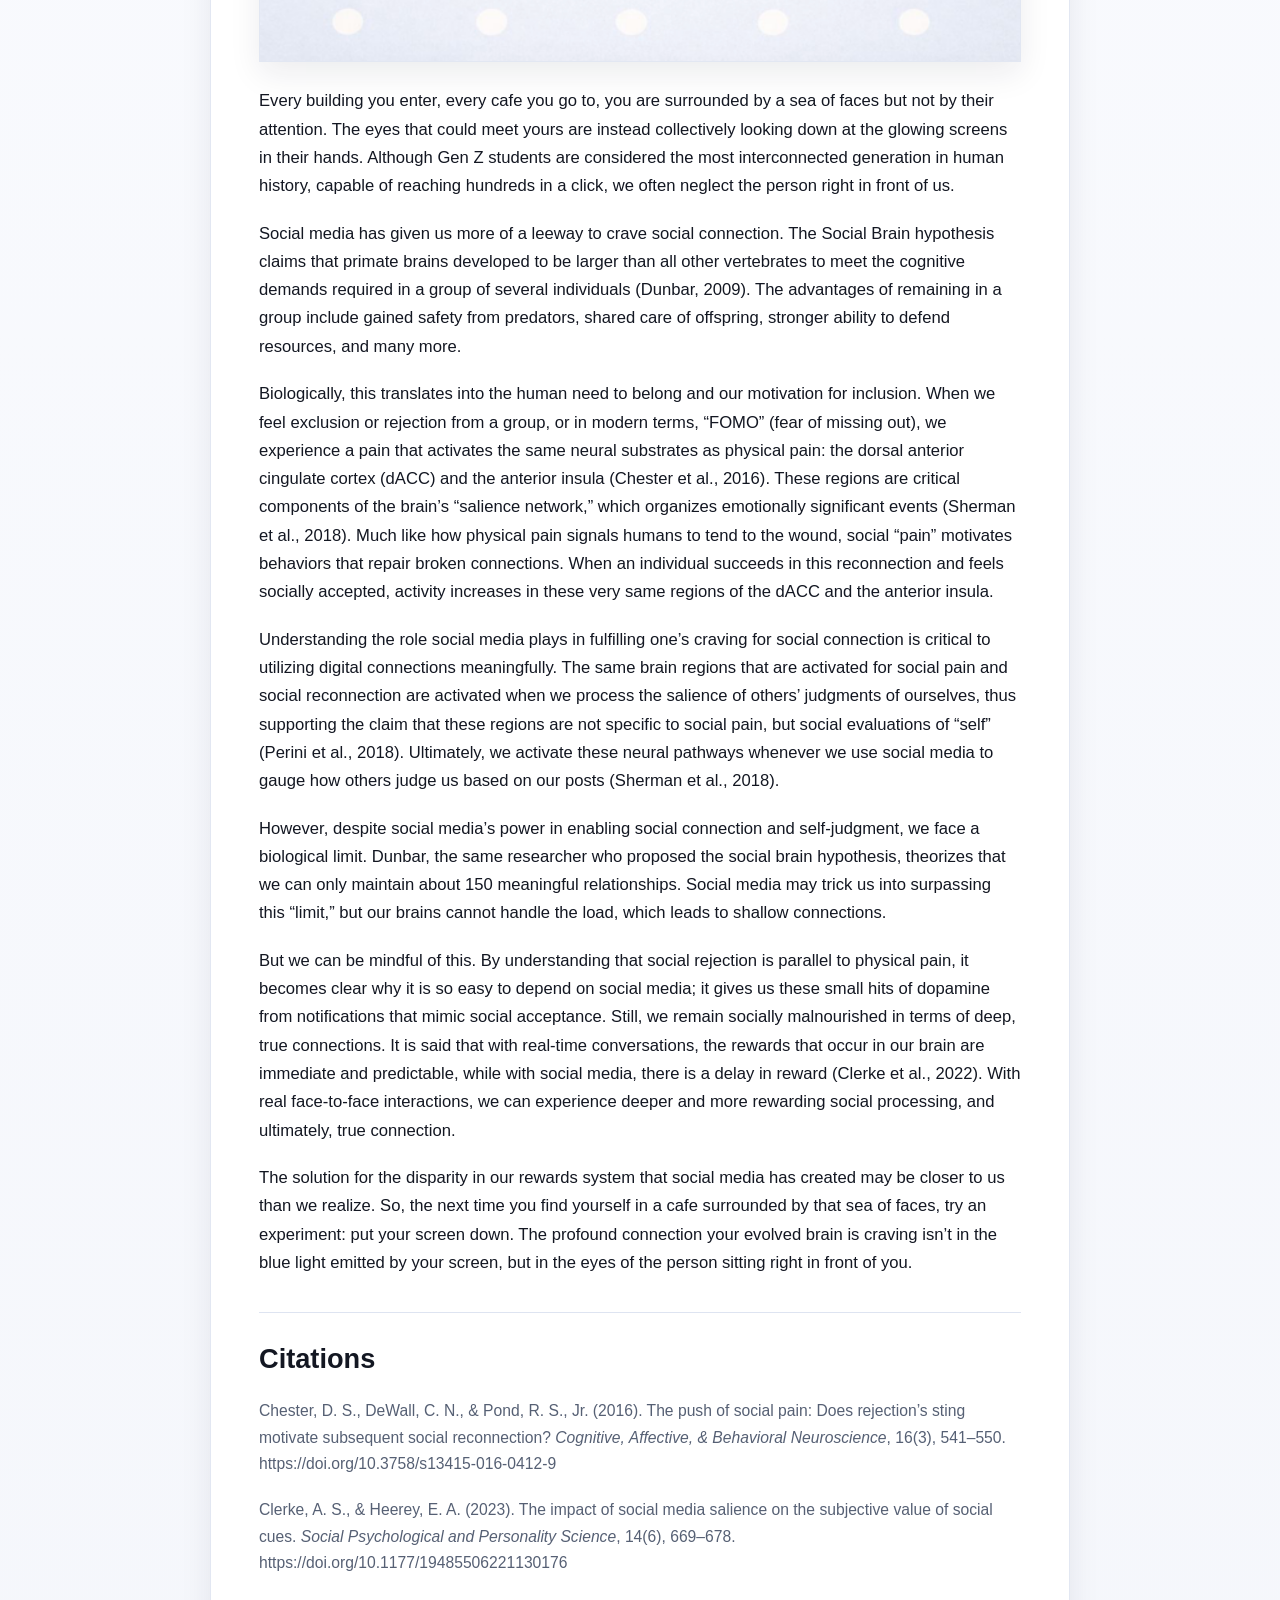
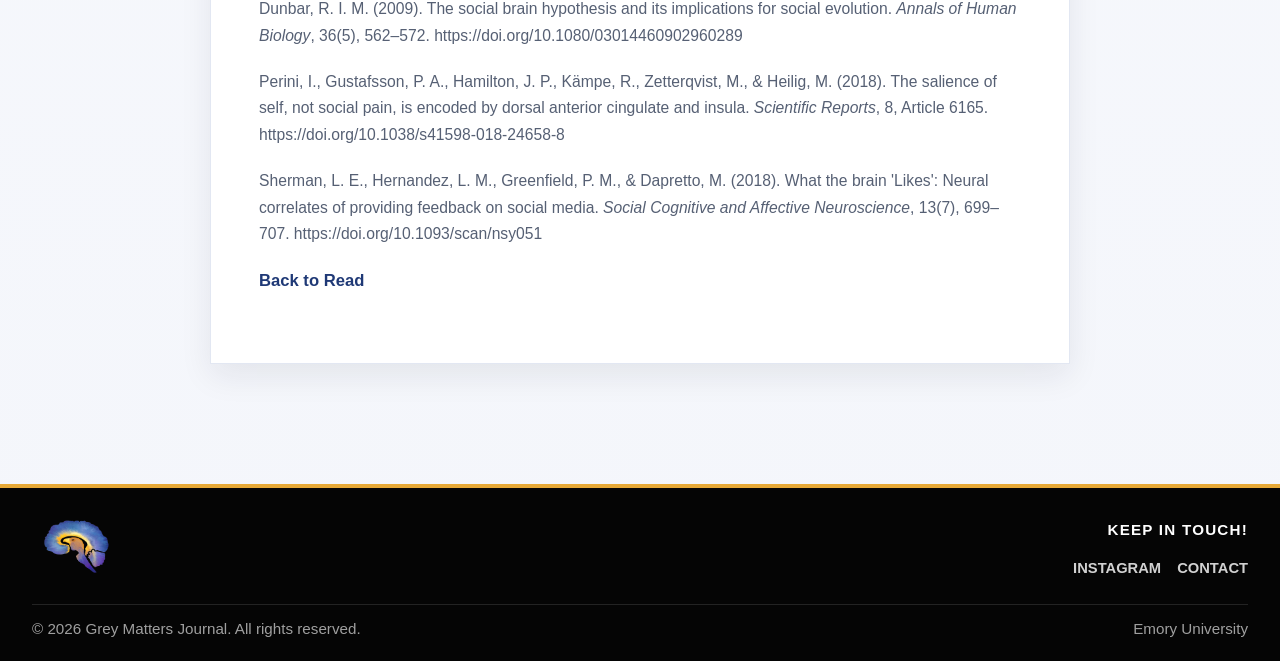
<file: article-memory.html>
<!DOCTYPE html>
<html lang="en">
<head>
    <meta charset="UTF-8">
    <meta name="viewport" content="width=device-width, initial-scale=1.0">
    <title>Social Connection and Why Face to Face Conversation Matters in a Digital-Centered World - Grey Matters Emory</title>
    <link rel="icon" type="image/png" href="images/logo.png">
    <link rel="stylesheet" href="css/style.css">
</head>
<body>
    <nav class="navbar">
        <div class="nav-container">
            <ul class="nav-group nav-group-left">
                <li><a href="read.html">Read</a></li>
                <li><a href="team.html">Team</a></li>
                <li><a href="chapters.html">Chapters</a></li>
            </ul>
            <a href="index.html" class="logo" aria-label="Grey Matters home">
                <img src="images/logo.png" alt="Grey Matters logo">
            </a>
            <ul class="nav-group nav-group-right">
                <li><a href="contact.html">Contact</a></li>
                <li><a href="apply.html">Apply</a></li>
            </ul>
            <button class="nav-toggle" type="button" aria-expanded="false" aria-label="Open navigation">
                <span></span>
                <span></span>
                <span></span>
            </button>
        </div>
    </nav>

    <header class="page-header">
        <div class="page-hero article-hero" data-reveal>
            <p class="article-kicker">Fall 2025 Zine</p>
            <h1>Social Connection and Why Face to Face Conversation Matters in a Digital-Centered World</h1>
            <p class="article-author">By Claire Kwon</p>
            <p>Why face-to-face interaction remains essential even in a digital-centered world built around constant connection.</p>
        </div>
    </header>

    <main class="page-section">
        <article class="article-layout container" data-reveal>
            <img src="images/article-connection-art.png" alt="Artwork for Social Connection and Why Face to Face Conversation Matters in a Digital-Centered World" class="article-feature-image">
            <p>Every building you enter, every cafe you go to, you are surrounded by a sea of faces but not by their attention. The eyes that could meet yours are instead collectively looking down at the glowing screens in their hands. Although Gen Z students are considered the most interconnected generation in human history, capable of reaching hundreds in a click, we often neglect the person right in front of us.</p>
            <p>Social media has given us more of a leeway to crave social connection. The Social Brain hypothesis claims that primate brains developed to be larger than all other vertebrates to meet the cognitive demands required in a group of several individuals (Dunbar, 2009). The advantages of remaining in a group include gained safety from predators, shared care of offspring, stronger ability to defend resources, and many more.</p>
            <p>Biologically, this translates into the human need to belong and our motivation for inclusion. When we feel exclusion or rejection from a group, or in modern terms, “FOMO” (fear of missing out), we experience a pain that activates the same neural substrates as physical pain: the dorsal anterior cingulate cortex (dACC) and the anterior insula (Chester et al., 2016). These regions are critical components of the brain’s “salience network,” which organizes emotionally significant events (Sherman et al., 2018). Much like how physical pain signals humans to tend to the wound, social “pain” motivates behaviors that repair broken connections. When an individual succeeds in this reconnection and feels socially accepted, activity increases in these very same regions of the dACC and the anterior insula.</p>
            <p>Understanding the role social media plays in fulfilling one’s craving for social connection is critical to utilizing digital connections meaningfully. The same brain regions that are activated for social pain and social reconnection are activated when we process the salience of others’ judgments of ourselves, thus supporting the claim that these regions are not specific to social pain, but social evaluations of “self” (Perini et al., 2018). Ultimately, we activate these neural pathways whenever we use social media to gauge how others judge us based on our posts (Sherman et al., 2018).</p>
            <p>However, despite social media’s power in enabling social connection and self-judgment, we face a biological limit. Dunbar, the same researcher who proposed the social brain hypothesis, theorizes that we can only maintain about 150 meaningful relationships. Social media may trick us into surpassing this “limit,” but our brains cannot handle the load, which leads to shallow connections.</p>
            <p>But we can be mindful of this. By understanding that social rejection is parallel to physical pain, it becomes clear why it is so easy to depend on social media; it gives us these small hits of dopamine from notifications that mimic social acceptance. Still, we remain socially malnourished in terms of deep, true connections. It is said that with real-time conversations, the rewards that occur in our brain are immediate and predictable, while with social media, there is a delay in reward (Clerke et al., 2022). With real face-to-face interactions, we can experience deeper and more rewarding social processing, and ultimately, true connection.</p>
            <p>The solution for the disparity in our rewards system that social media has created may be closer to us than we realize. So, the next time you find yourself in a cafe surrounded by that sea of faces, try an experiment: put your screen down. The profound connection your evolved brain is craving isn’t in the blue light emitted by your screen, but in the eyes of the person sitting right in front of you.</p>
            <section class="references-block">
                <h2>Citations</h2>
                <p>Chester, D. S., DeWall, C. N., & Pond, R. S., Jr. (2016). The push of social pain: Does rejection’s sting motivate subsequent social reconnection? <em>Cognitive, Affective, &amp; Behavioral Neuroscience</em>, 16(3), 541–550. <a href="https://doi.org/10.3758/s13415-016-0412-9" target="_blank" rel="noreferrer">https://doi.org/10.3758/s13415-016-0412-9</a></p>
                <p>Clerke, A. S., & Heerey, E. A. (2023). The impact of social media salience on the subjective value of social cues. <em>Social Psychological and Personality Science</em>, 14(6), 669–678. <a href="https://doi.org/10.1177/19485506221130176" target="_blank" rel="noreferrer">https://doi.org/10.1177/19485506221130176</a></p>
                <p>Dunbar, R. I. M. (2009). The social brain hypothesis and its implications for social evolution. <em>Annals of Human Biology</em>, 36(5), 562–572. <a href="https://doi.org/10.1080/03014460902960289" target="_blank" rel="noreferrer">https://doi.org/10.1080/03014460902960289</a></p>
                <p>Perini, I., Gustafsson, P. A., Hamilton, J. P., Kämpe, R., Zetterqvist, M., & Heilig, M. (2018). The salience of self, not social pain, is encoded by dorsal anterior cingulate and insula. <em>Scientific Reports</em>, 8, Article 6165. <a href="https://doi.org/10.1038/s41598-018-24658-8" target="_blank" rel="noreferrer">https://doi.org/10.1038/s41598-018-24658-8</a></p>
                <p>Sherman, L. E., Hernandez, L. M., Greenfield, P. M., & Dapretto, M. (2018). What the brain 'Likes': Neural correlates of providing feedback on social media. <em>Social Cognitive and Affective Neuroscience</em>, 13(7), 699–707. <a href="https://doi.org/10.1093/scan/nsy051" target="_blank" rel="noreferrer">https://doi.org/10.1093/scan/nsy051</a></p>
            </section>
            <p><a href="read.html" class="read-link">Back to Read</a></p>
        </article>
    </main>

    <footer class="footer">
        <div class="footer-inner">
            <div class="footer-content">
                <div class="footer-brand">
                    <img src="images/logo.png" alt="Grey Matters logo" class="circle-logo">
                </div>
                <div class="keep-in-touch">
                    <h3>Keep in Touch!</h3>
                    <div class="footer-links">
                        <a href="https://www.instagram.com/greymatters.emory/" target="_blank" rel="noreferrer" class="social-link">Instagram</a>
                        <a href="mailto:sahithi.challam@emory.edu" class="social-link">Contact</a>
                    </div>
                </div>
            </div>
            <div class="footer-bottom">
                <p>&copy; <span data-year></span> Grey Matters Journal. All rights reserved.</p>
                <p>Emory University</p>
            </div>
        </div>
    </footer>

    <script src="js/script.js"></script>
</body>
</html>
</file>
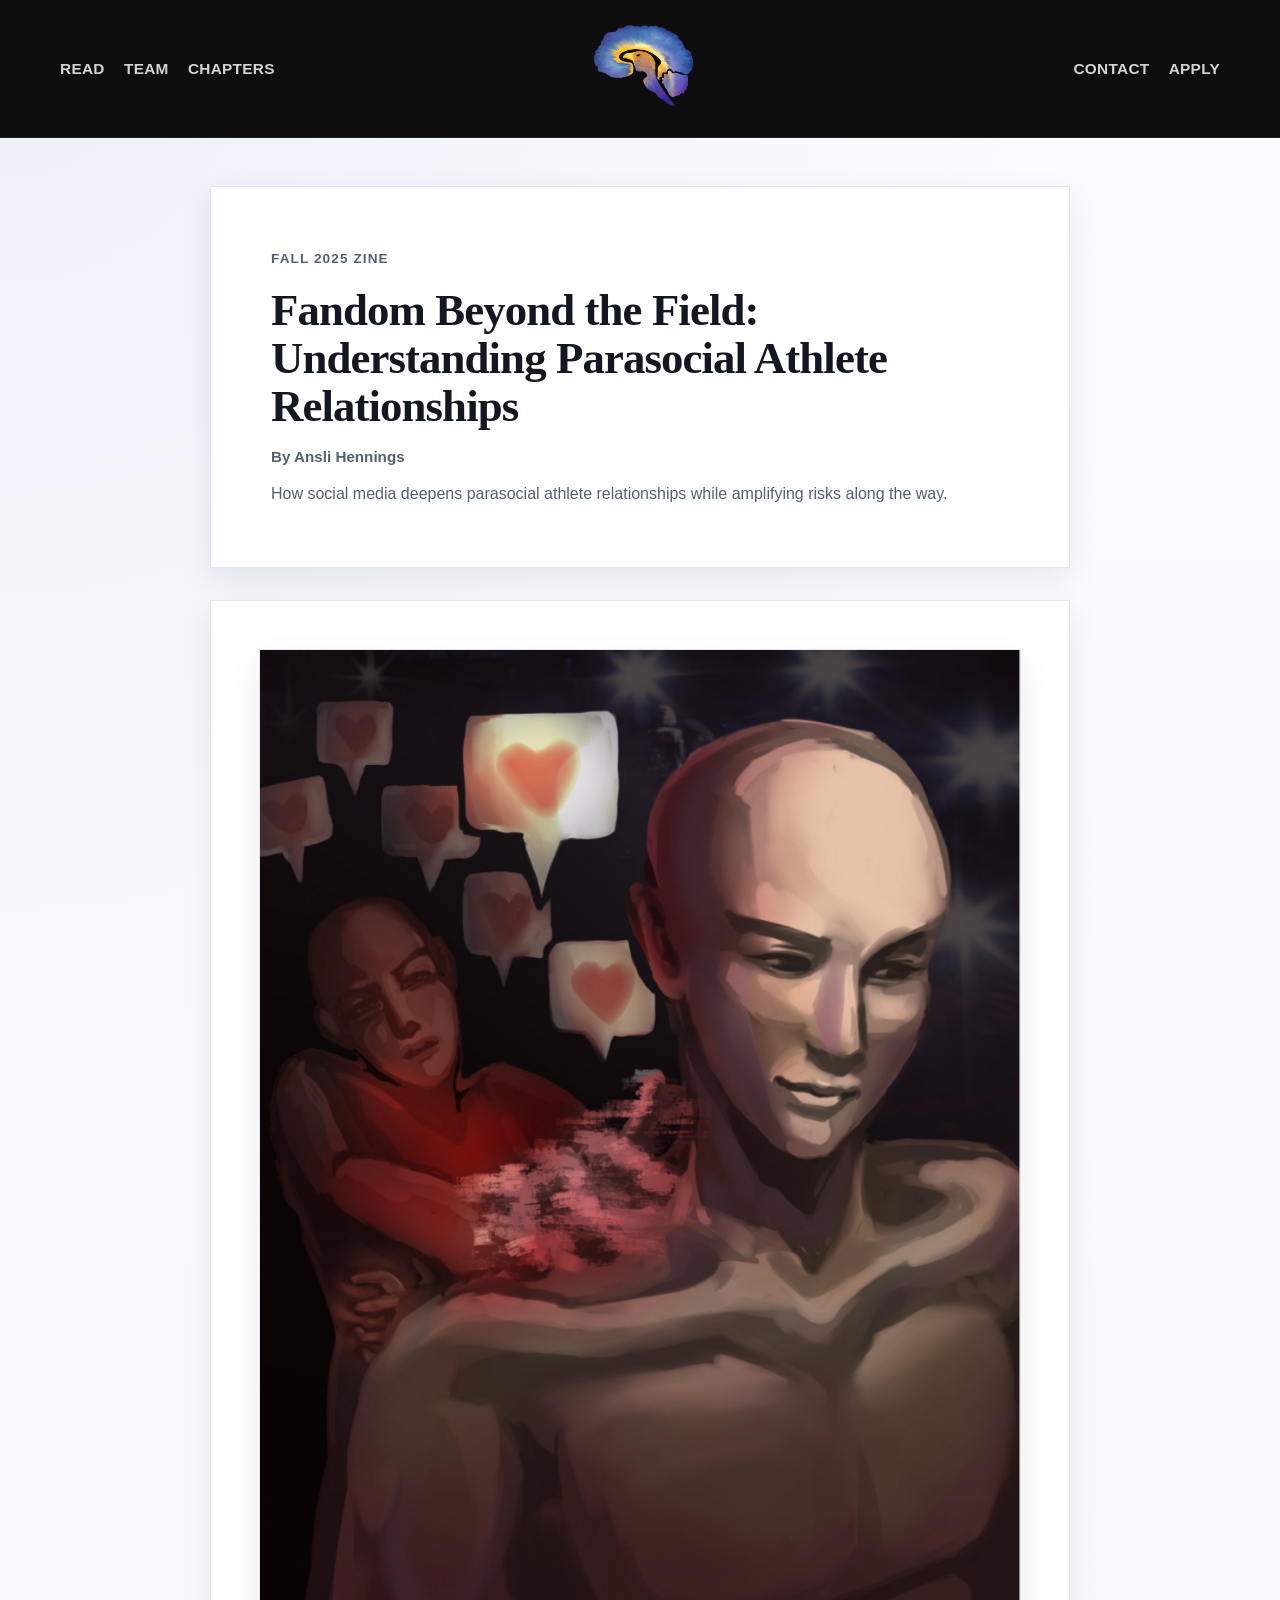
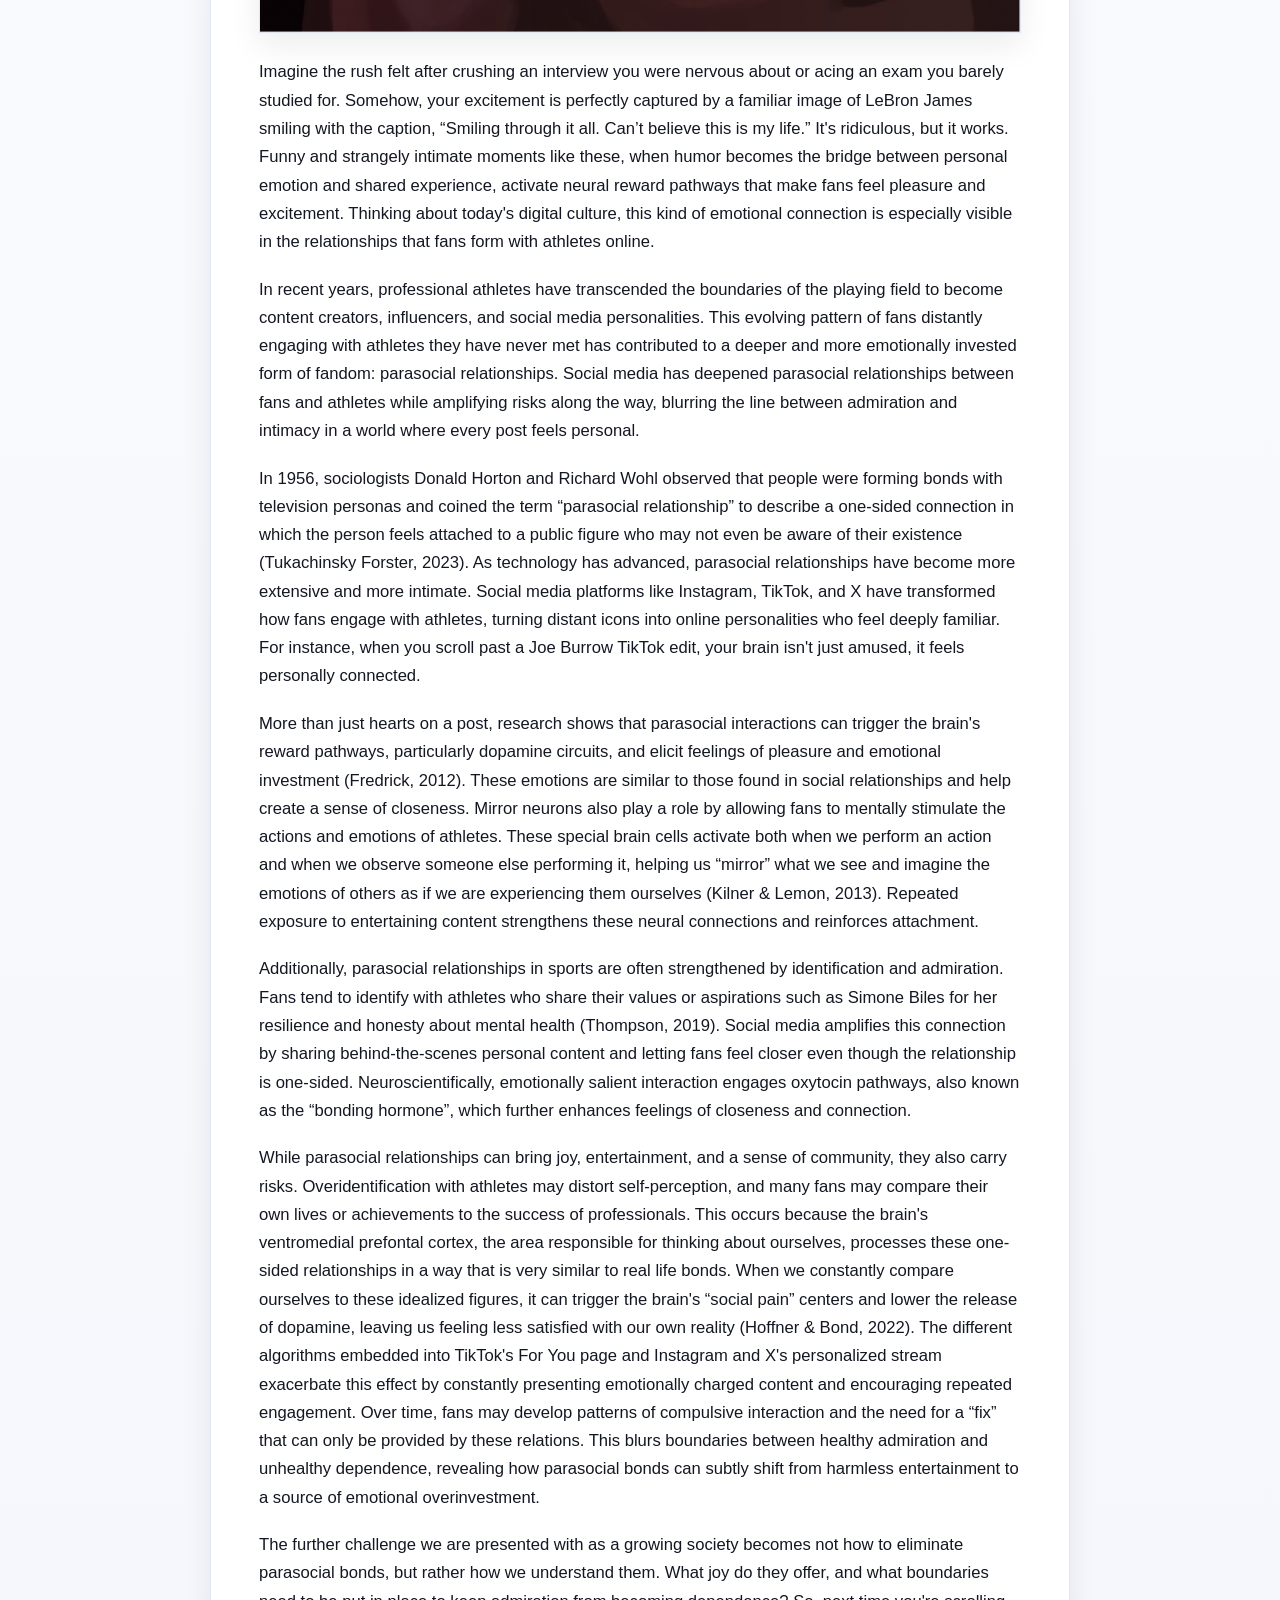
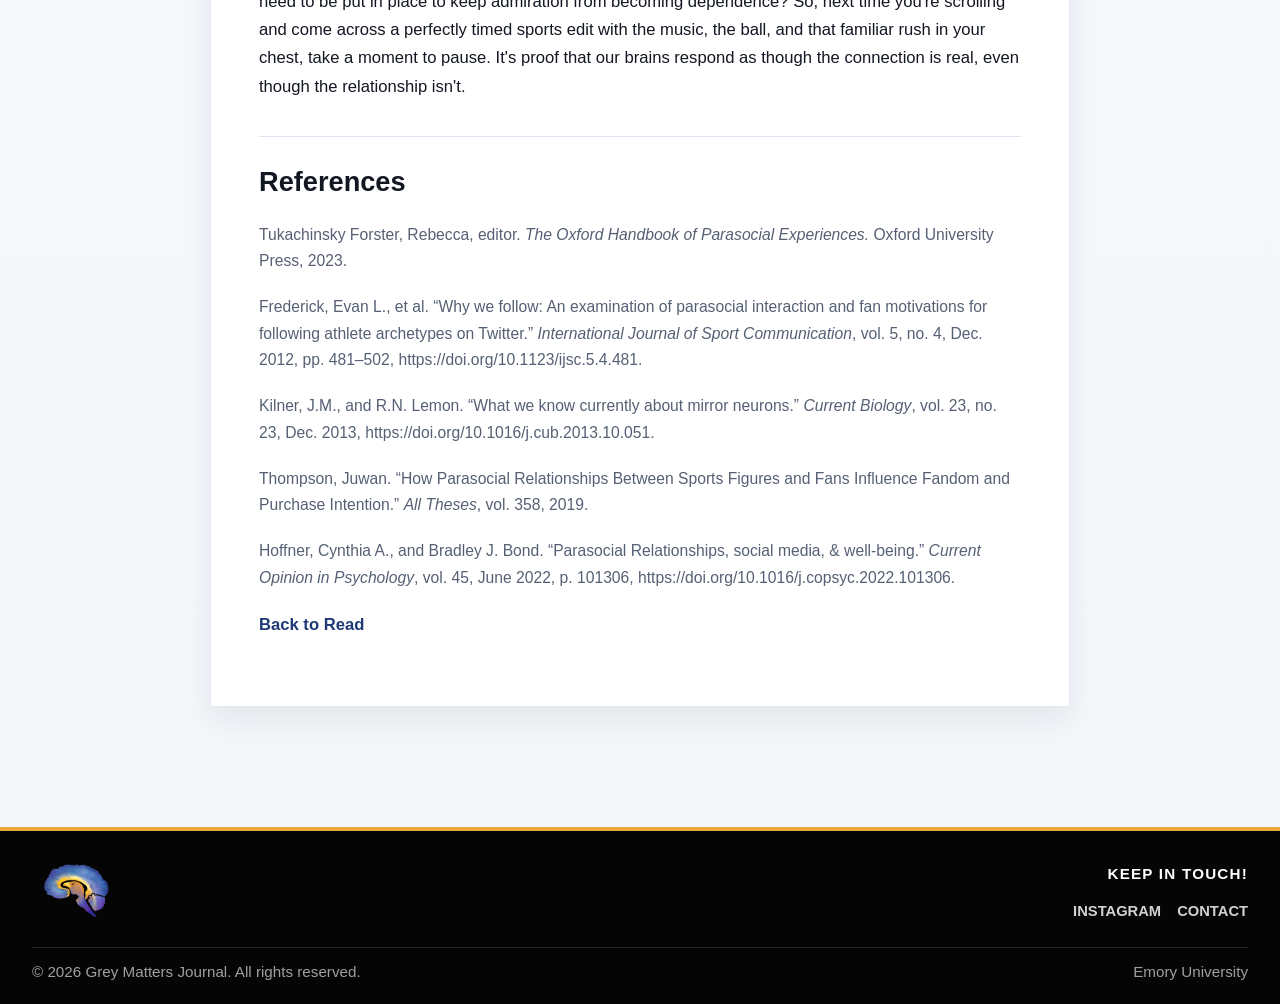
<file: article-neuroplasticity.html>
<!DOCTYPE html>
<html lang="en">
<head>
    <meta charset="UTF-8">
    <meta name="viewport" content="width=device-width, initial-scale=1.0">
    <title>Fandom Beyond the Field: Understanding Parasocial Athlete Relationships - Grey Matters Emory</title>
    <link rel="icon" type="image/png" href="images/logo.png">
    <link rel="stylesheet" href="css/style.css">
</head>
<body>
    <nav class="navbar">
        <div class="nav-container">
            <ul class="nav-group nav-group-left">
                <li><a href="read.html">Read</a></li>
                <li><a href="team.html">Team</a></li>
                <li><a href="chapters.html">Chapters</a></li>
            </ul>
            <a href="index.html" class="logo" aria-label="Grey Matters home">
                <img src="images/logo.png" alt="Grey Matters logo">
            </a>
            <ul class="nav-group nav-group-right">
                <li><a href="contact.html">Contact</a></li>
                <li><a href="apply.html">Apply</a></li>
            </ul>
            <button class="nav-toggle" type="button" aria-expanded="false" aria-label="Open navigation">
                <span></span>
                <span></span>
                <span></span>
            </button>
        </div>
    </nav>

    <header class="page-header">
        <div class="page-hero article-hero" data-reveal>
            <p class="article-kicker">Fall 2025 Zine</p>
            <h1>Fandom Beyond the Field: Understanding Parasocial Athlete Relationships</h1>
            <p class="article-author">By Ansli Hennings</p>
            <p>How social media deepens parasocial athlete relationships while amplifying risks along the way.</p>
        </div>
    </header>

    <main class="page-section">
        <article class="article-layout container" data-reveal>
            <img src="images/article-fandom-inline.png" alt="Illustration accompanying Fandom Beyond the Field" class="article-feature-image">
            <p>Imagine the rush felt after crushing an interview you were nervous about or acing an exam you barely studied for. Somehow, your excitement is perfectly captured by a familiar image of LeBron James smiling with the caption, “Smiling through it all. Can’t believe this is my life.” It's ridiculous, but it works. Funny and strangely intimate moments like these, when humor becomes the bridge between personal emotion and shared experience, activate neural reward pathways that make fans feel pleasure and excitement. Thinking about today's digital culture, this kind of emotional connection is especially visible in the relationships that fans form with athletes online.</p>
            <p>In recent years, professional athletes have transcended the boundaries of the playing field to become content creators, influencers, and social media personalities. This evolving pattern of fans distantly engaging with athletes they have never met has contributed to a deeper and more emotionally invested form of fandom: parasocial relationships. Social media has deepened parasocial relationships between fans and athletes while amplifying risks along the way, blurring the line between admiration and intimacy in a world where every post feels personal.</p>
            <p>In 1956, sociologists Donald Horton and Richard Wohl observed that people were forming bonds with television personas and coined the term “parasocial relationship” to describe a one-sided connection in which the person feels attached to a public figure who may not even be aware of their existence (Tukachinsky Forster, 2023). As technology has advanced, parasocial relationships have become more extensive and more intimate. Social media platforms like Instagram, TikTok, and X have transformed how fans engage with athletes, turning distant icons into online personalities who feel deeply familiar. For instance, when you scroll past a Joe Burrow TikTok edit, your brain isn't just amused, it feels personally connected.</p>
            <p>More than just hearts on a post, research shows that parasocial interactions can trigger the brain's reward pathways, particularly dopamine circuits, and elicit feelings of pleasure and emotional investment (Fredrick, 2012). These emotions are similar to those found in social relationships and help create a sense of closeness. Mirror neurons also play a role by allowing fans to mentally stimulate the actions and emotions of athletes. These special brain cells activate both when we perform an action and when we observe someone else performing it, helping us “mirror” what we see and imagine the emotions of others as if we are experiencing them ourselves (Kilner & Lemon, 2013). Repeated exposure to entertaining content strengthens these neural connections and reinforces attachment.</p>
            <p>Additionally, parasocial relationships in sports are often strengthened by identification and admiration. Fans tend to identify with athletes who share their values or aspirations such as Simone Biles for her resilience and honesty about mental health (Thompson, 2019). Social media amplifies this connection by sharing behind-the-scenes personal content and letting fans feel closer even though the relationship is one-sided. Neuroscientifically, emotionally salient interaction engages oxytocin pathways, also known as the “bonding hormone”, which further enhances feelings of closeness and connection.</p>
            <p>While parasocial relationships can bring joy, entertainment, and a sense of community, they also carry risks. Overidentification with athletes may distort self-perception, and many fans may compare their own lives or achievements to the success of professionals. This occurs because the brain's ventromedial prefontal cortex, the area responsible for thinking about ourselves, processes these one-sided relationships in a way that is very similar to real life bonds. When we constantly compare ourselves to these idealized figures, it can trigger the brain's “social pain” centers and lower the release of dopamine, leaving us feeling less satisfied with our own reality (Hoffner & Bond, 2022). The different algorithms embedded into TikTok's For You page and Instagram and X's personalized stream exacerbate this effect by constantly presenting emotionally charged content and encouraging repeated engagement. Over time, fans may develop patterns of compulsive interaction and the need for a “fix” that can only be provided by these relations. This blurs boundaries between healthy admiration and unhealthy dependence, revealing how parasocial bonds can subtly shift from harmless entertainment to a source of emotional overinvestment.</p>
            <p>The further challenge we are presented with as a growing society becomes not how to eliminate parasocial bonds, but rather how we understand them. What joy do they offer, and what boundaries need to be put in place to keep admiration from becoming dependence? So, next time you're scrolling and come across a perfectly timed sports edit with the music, the ball, and that familiar rush in your chest, take a moment to pause. It's proof that our brains respond as though the connection is real, even though the relationship isn't.</p>
            <section class="references-block">
                <h2>References</h2>
                <p>Tukachinsky Forster, Rebecca, editor. <em>The Oxford Handbook of Parasocial Experiences.</em> Oxford University Press, 2023.</p>
                <p>Frederick, Evan L., et al. “Why we follow: An examination of parasocial interaction and fan motivations for following athlete archetypes on Twitter.” <em>International Journal of Sport Communication</em>, vol. 5, no. 4, Dec. 2012, pp. 481–502, <a href="https://doi.org/10.1123/ijsc.5.4.481" target="_blank" rel="noreferrer">https://doi.org/10.1123/ijsc.5.4.481</a>.</p>
                <p>Kilner, J.M., and R.N. Lemon. “What we know currently about mirror neurons.” <em>Current Biology</em>, vol. 23, no. 23, Dec. 2013, <a href="https://doi.org/10.1016/j.cub.2013.10.051" target="_blank" rel="noreferrer">https://doi.org/10.1016/j.cub.2013.10.051</a>.</p>
                <p>Thompson, Juwan. “How Parasocial Relationships Between Sports Figures and Fans Influence Fandom and Purchase Intention.” <em>All Theses</em>, vol. 358, 2019.</p>
                <p>Hoffner, Cynthia A., and Bradley J. Bond. “Parasocial Relationships, social media, & well-being.” <em>Current Opinion in Psychology</em>, vol. 45, June 2022, p. 101306, <a href="https://doi.org/10.1016/j.copsyc.2022.101306" target="_blank" rel="noreferrer">https://doi.org/10.1016/j.copsyc.2022.101306</a>.</p>
            </section>
            <p><a href="read.html" class="read-link">Back to Read</a></p>
        </article>
    </main>

    <footer class="footer">
        <div class="footer-inner">
            <div class="footer-content">
                <div class="footer-brand">
                    <img src="images/logo.png" alt="Grey Matters logo" class="circle-logo">
                </div>
                <div class="keep-in-touch">
                    <h3>Keep in Touch!</h3>
                    <div class="footer-links">
                        <a href="https://www.instagram.com/greymatters.emory/" target="_blank" rel="noreferrer" class="social-link">Instagram</a>
                        <a href="mailto:sahithi.challam@emory.edu" class="social-link">Contact</a>
                    </div>
                </div>
            </div>
            <div class="footer-bottom">
                <p>&copy; <span data-year></span> Grey Matters Journal. All rights reserved.</p>
                <p>Emory University</p>
            </div>
        </div>
    </footer>

    <script src="js/script.js"></script>
</body>
</html>
</file>
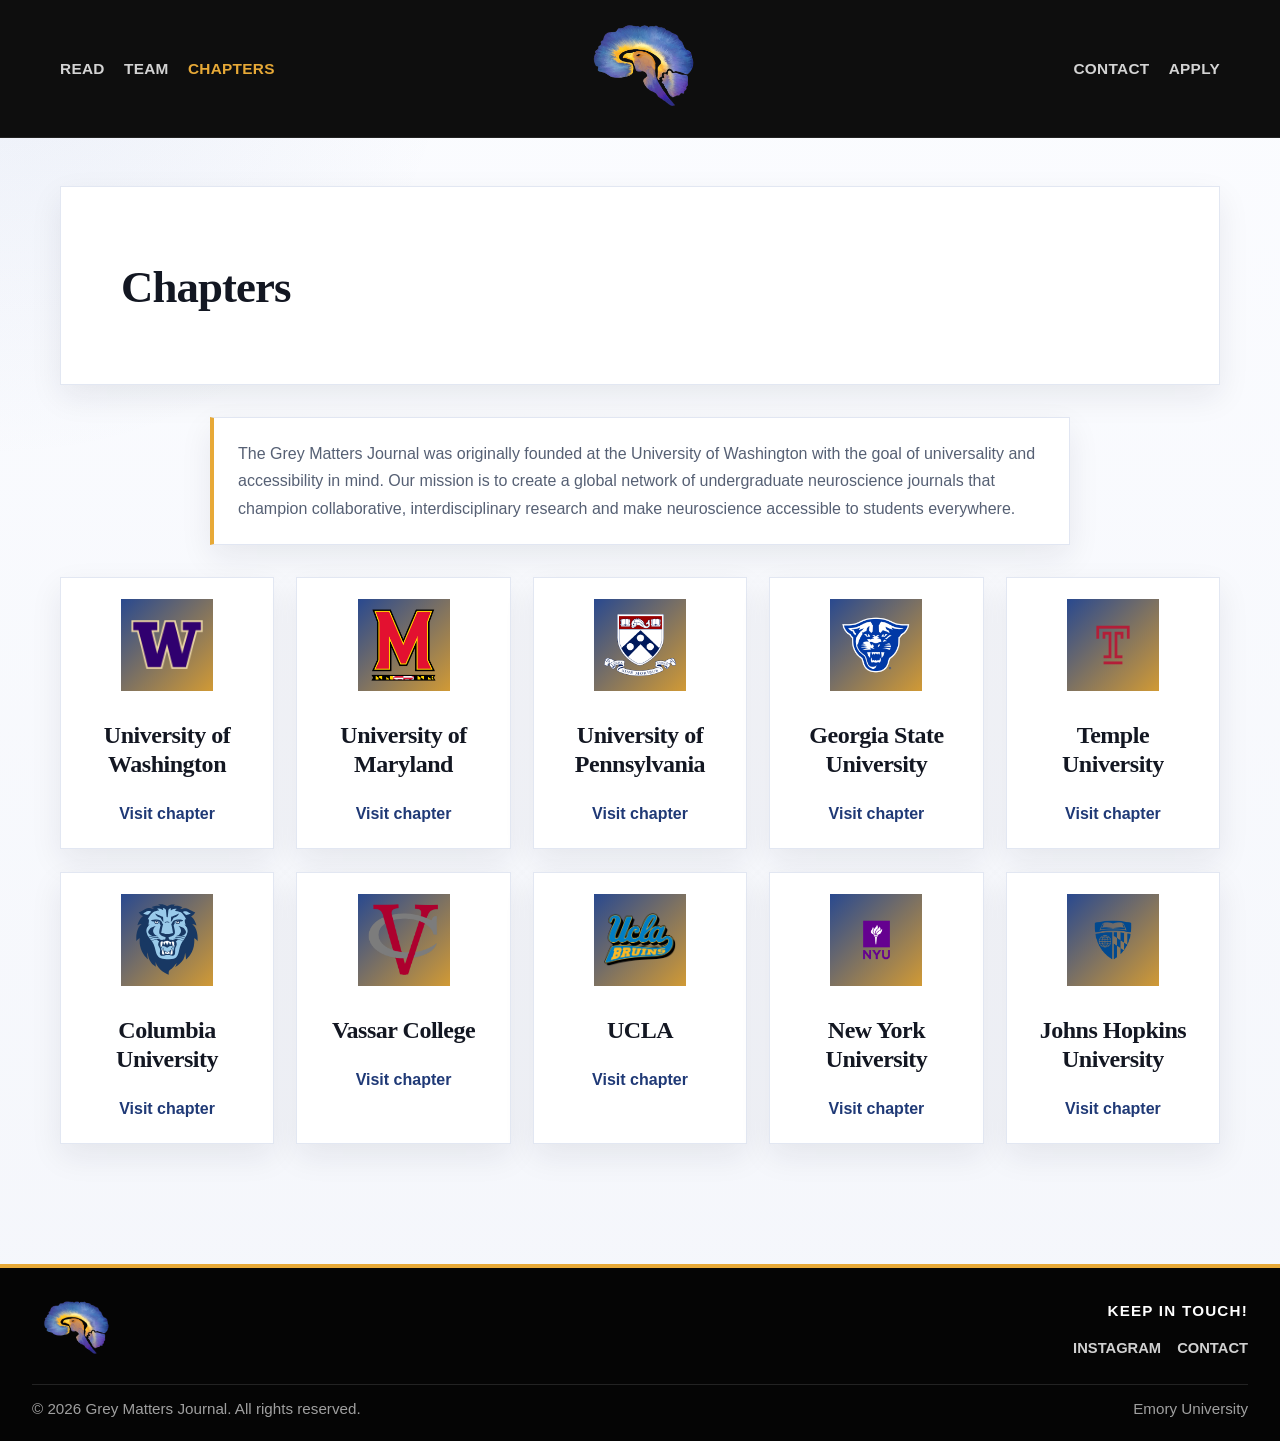
<file: chapters.html>
<!DOCTYPE html>
<html lang="en">
<head>
    <meta charset="UTF-8">
    <meta name="viewport" content="width=device-width, initial-scale=1.0">
    <title>Chapters - Grey Matters Emory</title>
    <link rel="icon" type="image/png" href="images/logo.png">
    <link rel="stylesheet" href="css/style.css">
</head>
<body>
    <nav class="navbar">
        <div class="nav-container">
            <ul class="nav-group nav-group-left">
                <li><a href="read.html">Read</a></li>
                <li><a href="team.html">Team</a></li>
                <li><a href="chapters.html">Chapters</a></li>
            </ul>
            <a href="index.html" class="logo" aria-label="Grey Matters home">
                <img src="images/logo.png" alt="Grey Matters logo">
            </a>
            <ul class="nav-group nav-group-right">
                <li><a href="contact.html">Contact</a></li>
                <li><a href="apply.html">Apply</a></li>
            </ul>
            <button class="nav-toggle" type="button" aria-expanded="false" aria-label="Open navigation">
                <span></span>
                <span></span>
                <span></span>
            </button>
        </div>
    </nav>

    <header class="page-header">
        <div class="page-hero" data-reveal>
            <h1>Chapters</h1>
        </div>
    </header>

    <main class="page-section">
        <section class="container">
            <div class="founding-statement" data-reveal>
                <p>The Grey Matters Journal was originally founded at the University of Washington with the goal of universality and accessibility in mind. Our mission is to create a global network of undergraduate neuroscience journals that champion collaborative, interdisciplinary research and make neuroscience accessible to students everywhere.</p>
            </div>

            <div class="chapters-grid">
                <a href="https://greymattersjournal.org/" class="chapter-card" data-reveal target="_blank" rel="noreferrer">
                    <div class="chapter-logo"><img src="images/chapters/uw.png" alt="University of Washington logo"></div>
                    <span class="chapter-name">University of Washington</span>
                    <span class="chapter-link">Visit chapter</span>
                </a>
                <a href="https://www.greymattersumd.org/?ref=greymattersjournal.org" class="chapter-card" data-reveal target="_blank" rel="noreferrer">
                    <div class="chapter-logo"><img src="images/chapters/maryland.png" alt="University of Maryland logo"></div>
                    <span class="chapter-name">University of Maryland</span>
                    <span class="chapter-link">Visit chapter</span>
                </a>
                <a href="https://greymattersjournalpenn.org/?ref=greymattersjournal.org" class="chapter-card" data-reveal target="_blank" rel="noreferrer">
                    <div class="chapter-logo"><img src="images/chapters/upenn.png" alt="University of Pennsylvania logo"></div>
                    <span class="chapter-name">University of Pennsylvania</span>
                    <span class="chapter-link">Visit chapter</span>
                </a>
                <a href="https://sites.gsu.edu/greymatters/?ref=greymattersjournal.org" class="chapter-card" data-reveal target="_blank" rel="noreferrer">
                    <div class="chapter-logo"><img src="images/chapters/gsu.png" alt="Georgia State University logo"></div>
                    <span class="chapter-name">Georgia State University</span>
                    <span class="chapter-link">Visit chapter</span>
                </a>
                <a href="https://greymattersjournaltu.org/?ref=greymattersjournal.org" class="chapter-card" data-reveal target="_blank" rel="noreferrer">
                    <div class="chapter-logo"><img src="images/chapters/temple.png" alt="Temple University logo"></div>
                    <span class="chapter-name">Temple University</span>
                    <span class="chapter-link">Visit chapter</span>
                </a>
                <a href="https://www.greymattersjournalcu.org/?ref=greymattersjournal.org" class="chapter-card" data-reveal target="_blank" rel="noreferrer">
                    <div class="chapter-logo"><img src="images/chapters/columbia.svg" alt="Columbia University logo"></div>
                    <span class="chapter-name">Columbia University</span>
                    <span class="chapter-link">Visit chapter</span>
                </a>
                <a href="https://www.greymattersjournalvc.org/?ref=greymattersjournal.org" class="chapter-card" data-reveal target="_blank" rel="noreferrer">
                    <div class="chapter-logo"><img src="images/chapters/vassar.png" alt="Vassar College logo"></div>
                    <span class="chapter-name">Vassar College</span>
                    <span class="chapter-link">Visit chapter</span>
                </a>
                <a href="https://greymattersjournalucla.wordpress.com/?ref=greymattersjournal.org" class="chapter-card" data-reveal target="_blank" rel="noreferrer">
                    <div class="chapter-logo"><img src="images/chapters/ucla.png" alt="UCLA logo"></div>
                    <span class="chapter-name">UCLA</span>
                    <span class="chapter-link">Visit chapter</span>
                </a>
                <a href="https://linktr.ee/greymattersnyu?ref=greymattersjournal.org" class="chapter-card" data-reveal target="_blank" rel="noreferrer">
                    <div class="chapter-logo"><img src="images/chapters/nyu.png" alt="New York University logo"></div>
                    <span class="chapter-name">New York University</span>
                    <span class="chapter-link">Visit chapter</span>
                </a>
                <a href="https://greymattersjournaljhu.com/" class="chapter-card" data-reveal target="_blank" rel="noreferrer">
                    <div class="chapter-logo"><img src="images/chapters/jhu.png" alt="Johns Hopkins University logo"></div>
                    <span class="chapter-name">Johns Hopkins University</span>
                    <span class="chapter-link">Visit chapter</span>
                </a>
            </div>
        </section>
    </main>

    <footer class="footer">
        <div class="footer-inner">
            <div class="footer-content">
                <div class="footer-brand">
                    <img src="images/logo.png" alt="Grey Matters logo" class="circle-logo">
                </div>
                <div class="keep-in-touch">
                    <h3>Keep in Touch!</h3>
                    <div class="footer-links">
                        <a href="https://www.instagram.com/greymatters.emory/" target="_blank" rel="noreferrer" class="social-link">Instagram</a>
                        <a href="mailto:sahithi.challam@emory.edu" class="social-link">Contact</a>
                    </div>
                </div>
            </div>
            <div class="footer-bottom">
                <p>&copy; <span data-year></span> Grey Matters Journal. All rights reserved.</p>
                <p>Emory University</p>
            </div>
        </div>
    </footer>

    <script src="js/script.js"></script>
</body>
</html>
</file>
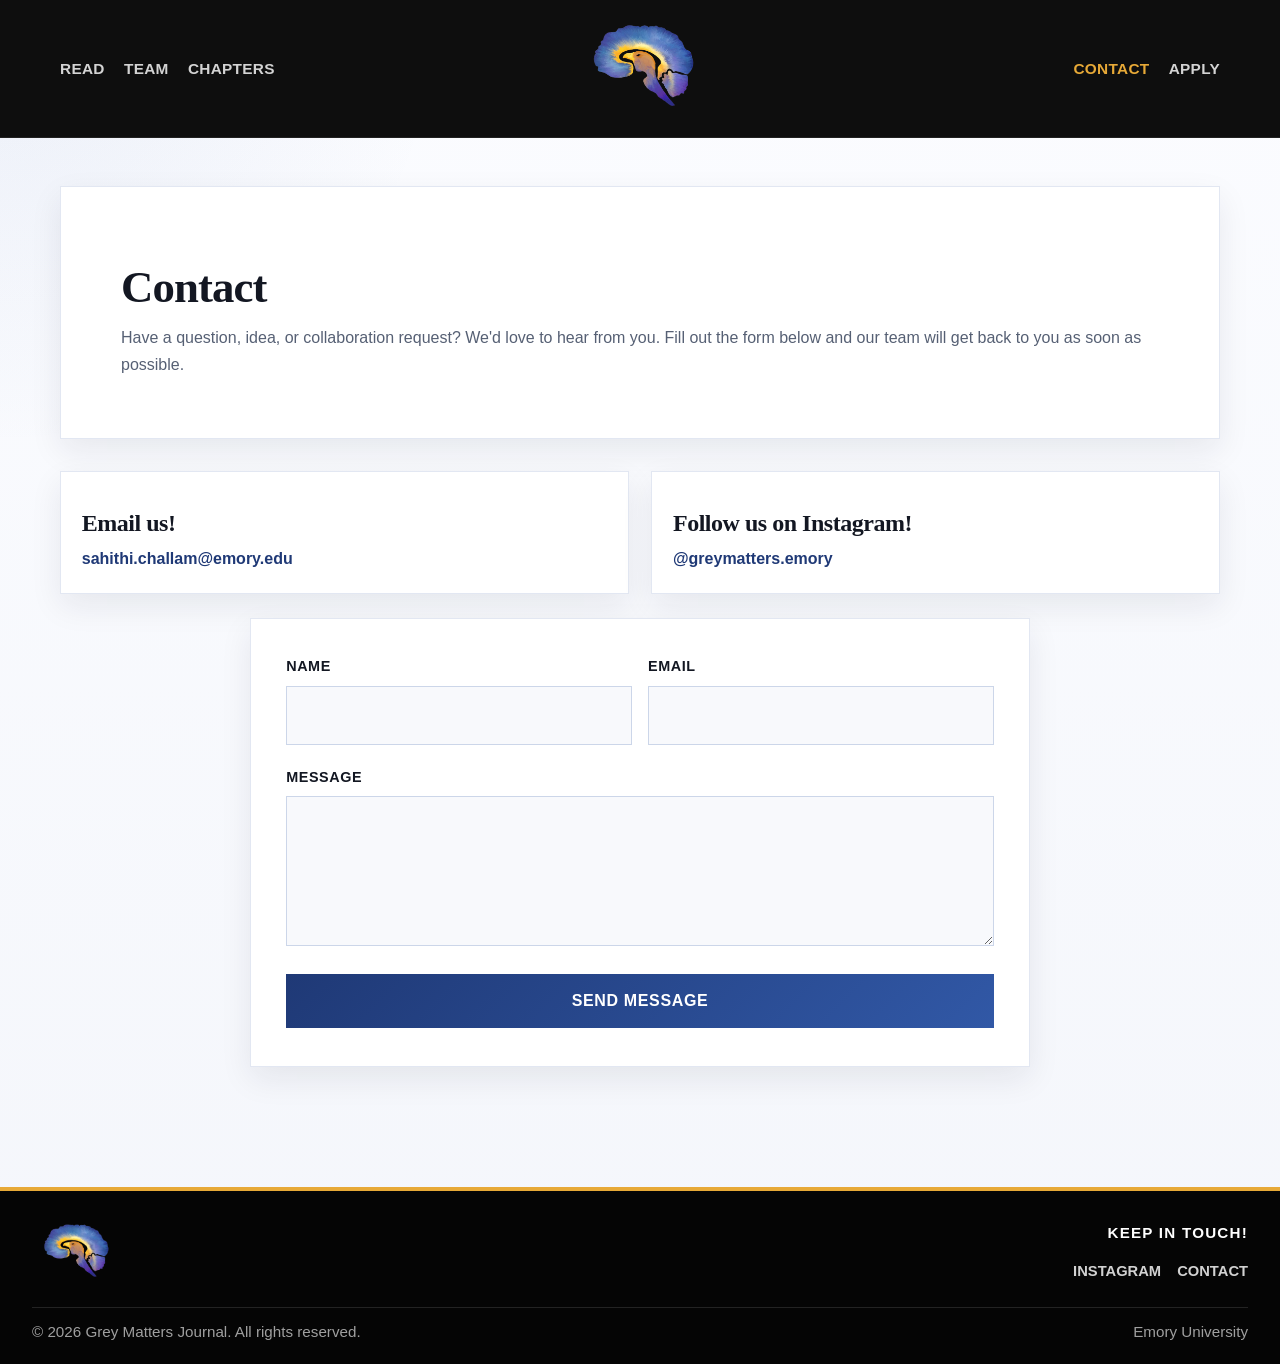
<file: contact.html>
<!DOCTYPE html>
<html lang="en">
<head>
    <meta charset="UTF-8">
    <meta name="viewport" content="width=device-width, initial-scale=1.0">
    <title>Contact - Grey Matters Emory</title>
    <link rel="icon" type="image/png" href="images/logo.png">
    <link rel="stylesheet" href="css/style.css">
</head>
<body>
    <nav class="navbar">
        <div class="nav-container">
            <ul class="nav-group nav-group-left">
                <li><a href="read.html">Read</a></li>
                <li><a href="team.html">Team</a></li>
                <li><a href="chapters.html">Chapters</a></li>
            </ul>
            <a href="index.html" class="logo" aria-label="Grey Matters home">
                <img src="images/logo.png" alt="Grey Matters logo">
            </a>
            <ul class="nav-group nav-group-right">
                <li><a href="contact.html">Contact</a></li>
                <li><a href="apply.html">Apply</a></li>
            </ul>
            <button class="nav-toggle" type="button" aria-expanded="false" aria-label="Open navigation">
                <span></span>
                <span></span>
                <span></span>
            </button>
        </div>
    </nav>

    <header class="page-header">
        <div class="page-hero" data-reveal>
            <h1>Contact</h1>
            <p>Have a question, idea, or collaboration request? We'd love to hear from you. Fill out the form below and our team will get back to you as soon as possible.</p>
        </div>
    </header>

    <main class="page-section">
        <section class="container">
            <div class="contact-info">
                <article class="contact-item" data-reveal>
                    <h3>Email us!</h3>
                    <p><a href="mailto:sahithi.challam@emory.edu">sahithi.challam@emory.edu</a></p>
                </article>
                <article class="contact-item" data-reveal>
                    <h3>Follow us on Instagram!</h3>
                    <p><a href="https://www.instagram.com/greymatters.emory/" target="_blank" rel="noreferrer">@greymatters.emory</a></p>
                </article>
            </div>

            <div class="form-container" data-reveal>
                <iframe name="hidden_iframe" id="hidden_iframe" class="hidden-frame" title="Hidden form submission target"></iframe>
                <form id="contact-form" action="https://docs.google.com/forms/d/e/1FAIpQLSfUHk8kfA7hVsgON0UnXTVaY4qpNt3F7rtmi-s5iwp2UpF8bg/formResponse" method="POST" target="hidden_iframe">
                    <div class="form-grid">
                        <div class="form-group">
                            <label for="name">Name</label>
                            <input type="text" id="name" name="entry.1312659078" required>
                        </div>
                        <div class="form-group">
                            <label for="email">Email</label>
                            <input type="email" id="email" name="entry.723040435" required>
                        </div>
                        <div class="form-group full-width">
                            <label for="message">Message</label>
                            <textarea id="message" name="entry.545928330" required></textarea>
                        </div>
                        <div class="form-group full-width">
                            <button type="submit" class="submit-btn">Send message</button>
                        </div>
                    </div>
                </form>
                <div id="contact-success" class="notice-card form-success" hidden>
                    <h2>Thank you for your message!</h2>
                    <p>We've received your submission and will get back to you as soon as possible.</p>
                </div>
            </div>
        </section>
    </main>

    <footer class="footer">
        <div class="footer-inner">
            <div class="footer-content">
                <div class="footer-brand">
                    <img src="images/logo.png" alt="Grey Matters logo" class="circle-logo">
                </div>
                <div class="keep-in-touch">
                    <h3>Keep in Touch!</h3>
                    <div class="footer-links">
                        <a href="https://www.instagram.com/greymatters.emory/" target="_blank" rel="noreferrer" class="social-link">Instagram</a>
                        <a href="mailto:sahithi.challam@emory.edu" class="social-link">Contact</a>
                    </div>
                </div>
            </div>
            <div class="footer-bottom">
                <p>&copy; <span data-year></span> Grey Matters Journal. All rights reserved.</p>
                <p>Emory University</p>
            </div>
        </div>
    </footer>

    <script src="js/script.js"></script>
</body>
</html>
</file>
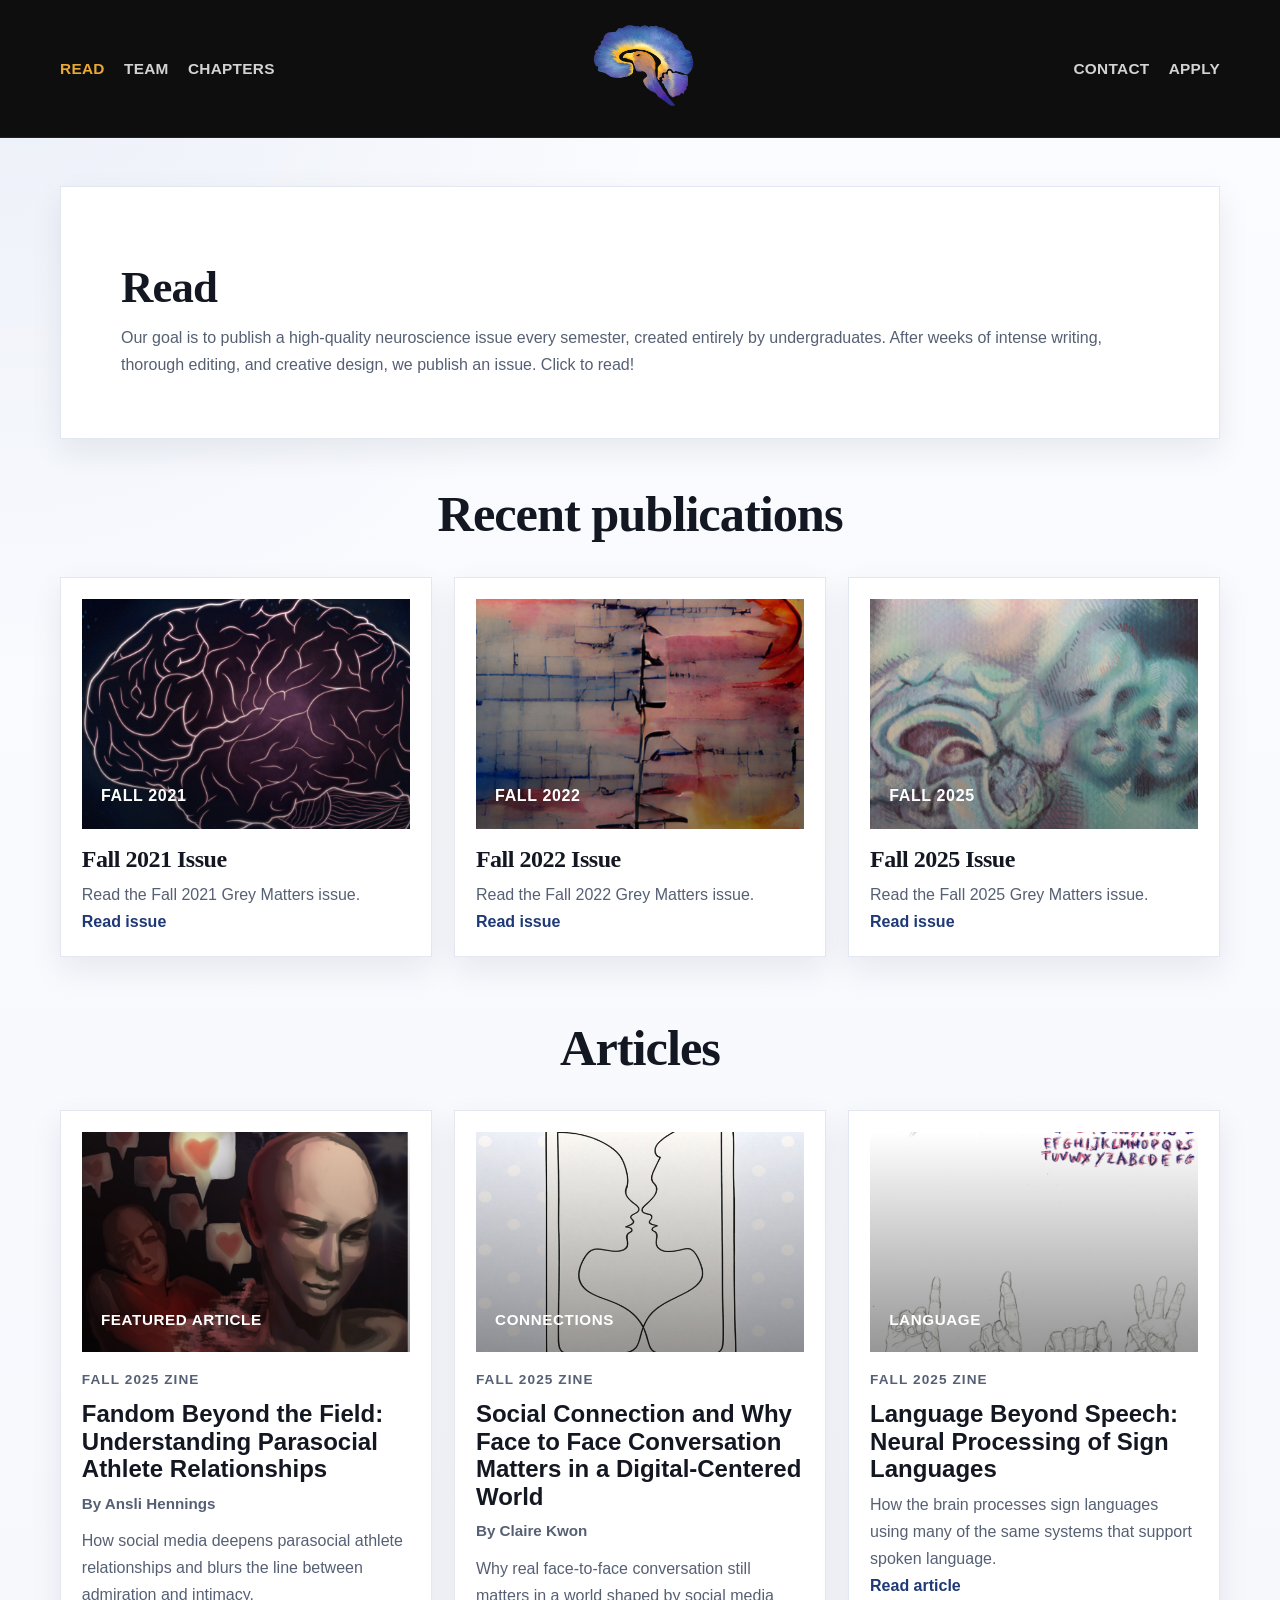
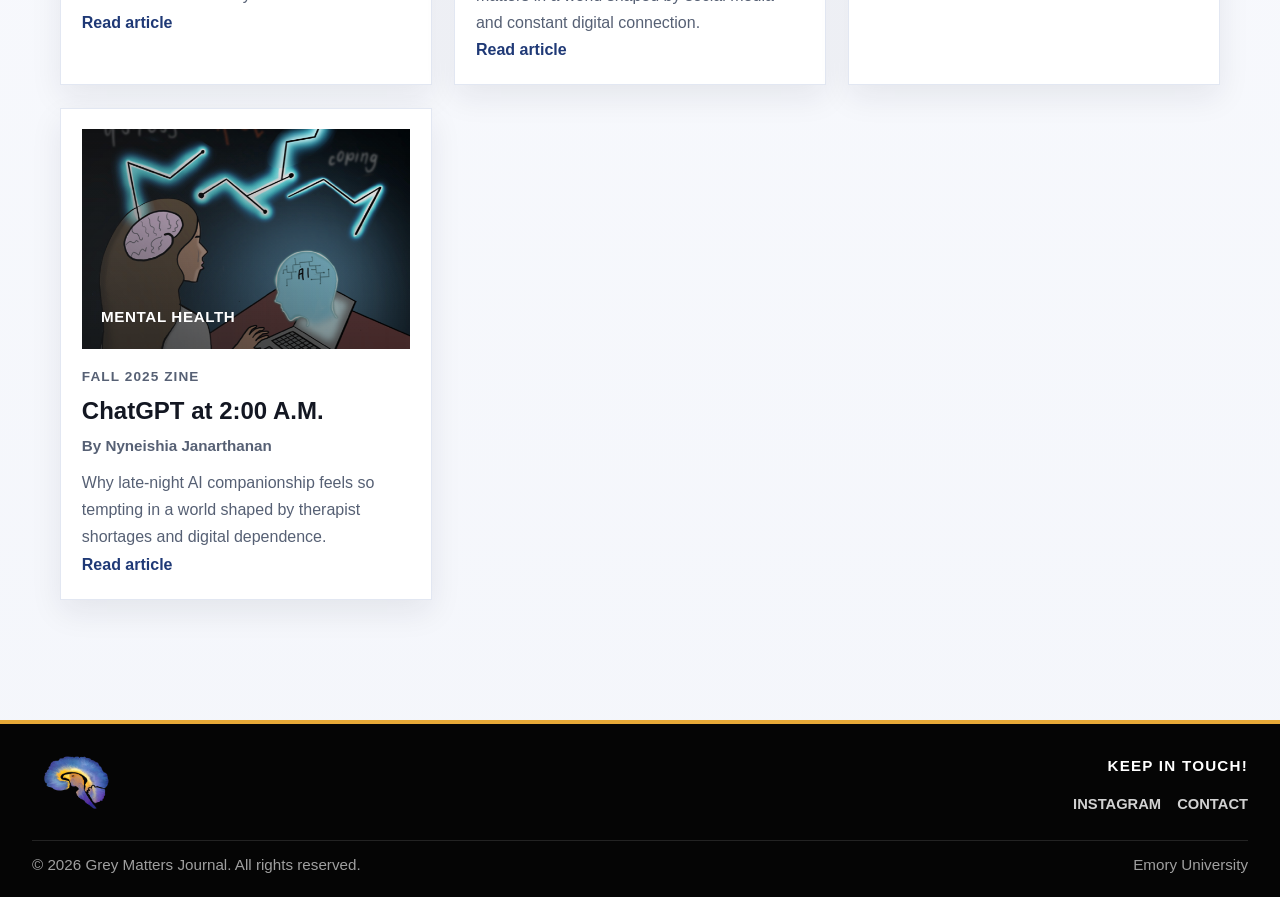
<file: read.html>
<!DOCTYPE html>
<html lang="en">
<head>
    <meta charset="UTF-8">
    <meta name="viewport" content="width=device-width, initial-scale=1.0">
    <title>Read - Grey Matters Emory</title>
    <link rel="icon" type="image/png" href="images/logo.png">
    <link rel="stylesheet" href="css/style.css">
</head>
<body>
    <nav class="navbar">
        <div class="nav-container">
            <ul class="nav-group nav-group-left">
                <li><a href="read.html">Read</a></li>
                <li><a href="team.html">Team</a></li>
                <li><a href="chapters.html">Chapters</a></li>
            </ul>
            <a href="index.html" class="logo" aria-label="Grey Matters home">
                <img src="images/logo.png" alt="Grey Matters logo">
            </a>
            <ul class="nav-group nav-group-right">
                <li><a href="contact.html">Contact</a></li>
                <li><a href="apply.html">Apply</a></li>
            </ul>
            <button class="nav-toggle" type="button" aria-expanded="false" aria-label="Open navigation">
                <span></span>
                <span></span>
                <span></span>
            </button>
        </div>
    </nav>

    <header class="page-header">
        <div class="page-hero" data-reveal>
            <h1>Read</h1>
            <p>Our goal is to publish a high-quality neuroscience issue every semester, created entirely by undergraduates. After weeks of intense writing, thorough editing, and creative design, we publish an issue. Click to read!</p>
        </div>
    </header>

    <main class="page-section">
        <section class="container">
            <div class="section-header" data-reveal>
                <h2>Recent publications</h2>
            </div>

            <div class="issues-grid">
                <article class="issue-card" data-reveal>
                    <div class="issue-cover issue-cover-2021">Fall 2021</div>
                    <h3>Fall 2021 Issue</h3>
                    <p>Read the Fall 2021 Grey Matters issue.</p>
                    <a href="issues/fall-2021-issue.pdf" class="read-link" target="_blank" rel="noreferrer">Read issue</a>
                </article>
                <article class="issue-card" data-reveal>
                    <div class="issue-cover issue-cover-2022">Fall 2022</div>
                    <h3>Fall 2022 Issue</h3>
                    <p>Read the Fall 2022 Grey Matters issue.</p>
                    <a href="issues/fall-2022-issue.pdf" class="read-link" target="_blank" rel="noreferrer">Read issue</a>
                </article>
                <article class="issue-card" data-reveal>
                    <div class="issue-cover issue-cover-2025">Fall 2025</div>
                    <h3>Fall 2025 Issue</h3>
                    <p>Read the Fall 2025 Grey Matters issue.</p>
                    <a href="issues/fall-2025-issue.pdf" class="read-link" target="_blank" rel="noreferrer">Read issue</a>
                </article>
            </div>

            <div class="section-header articles-header" data-reveal>
                <h2>Articles</h2>
            </div>

            <div class="articles-grid">
                <article class="article-card" data-reveal>
                    <a href="article-neuroplasticity.html" class="article-card-link">
                        <div class="article-card-image article-image-one">Featured article</div>
                        <div class="article-card-body">
                            <p class="article-kicker">Fall 2025 Zine</p>
                            <h3>Fandom Beyond the Field: Understanding Parasocial Athlete Relationships</h3>
                            <p class="article-author">By Ansli Hennings</p>
                            <p>How social media deepens parasocial athlete relationships and blurs the line between admiration and intimacy.</p>
                            <span class="read-link">Read article</span>
                        </div>
                    </a>
                </article>

                <article class="article-card" data-reveal>
                    <a href="article-memory.html" class="article-card-link">
                        <div class="article-card-image article-image-two">Connections</div>
                        <div class="article-card-body">
                            <p class="article-kicker">Fall 2025 Zine</p>
                            <h3>Social Connection and Why Face to Face Conversation Matters in a Digital-Centered World</h3>
                            <p class="article-author">By Claire Kwon</p>
                            <p>Why real face-to-face conversation still matters in a world shaped by social media and constant digital connection.</p>
                            <span class="read-link">Read article</span>
                        </div>
                    </a>
                </article>

                <article class="article-card" data-reveal>
                    <a href="article-art-brain.html" class="article-card-link">
                        <div class="article-card-image article-image-three">Language</div>
                        <div class="article-card-body">
                            <p class="article-kicker">Fall 2025 Zine</p>
                            <h3>Language Beyond Speech: Neural Processing of Sign Languages</h3>
                            <p>How the brain processes sign languages using many of the same systems that support spoken language.</p>
                            <span class="read-link">Read article</span>
                        </div>
                    </a>
                </article>

                <article class="article-card" data-reveal>
                    <a href="article-ai-therapy.html" class="article-card-link">
                        <div class="article-card-image article-image-four">Mental Health</div>
                        <div class="article-card-body">
                            <p class="article-kicker">Fall 2025 Zine</p>
                            <h3>ChatGPT at 2:00 A.M.</h3>
                            <p class="article-author">By Nyneishia Janarthanan</p>
                            <p>Why late-night AI companionship feels so tempting in a world shaped by therapist shortages and digital dependence.</p>
                            <span class="read-link">Read article</span>
                        </div>
                    </a>
                </article>
            </div>
        </section>
    </main>

    <footer class="footer">
        <div class="footer-inner">
            <div class="footer-content">
                <div class="footer-brand">
                    <img src="images/logo.png" alt="Grey Matters logo" class="circle-logo">
                </div>
                <div class="keep-in-touch">
                    <h3>Keep in Touch!</h3>
                    <div class="footer-links">
                        <a href="https://www.instagram.com/greymatters.emory/" target="_blank" rel="noreferrer" class="social-link">Instagram</a>
                        <a href="mailto:sahithi.challam@emory.edu" class="social-link">Contact</a>
                    </div>
                </div>
            </div>
            <div class="footer-bottom">
                <p>&copy; <span data-year></span> Grey Matters Journal. All rights reserved.</p>
                <p>Emory University</p>
            </div>
        </div>
    </footer>

    <script src="js/script.js"></script>
</body>
</html>
</file>
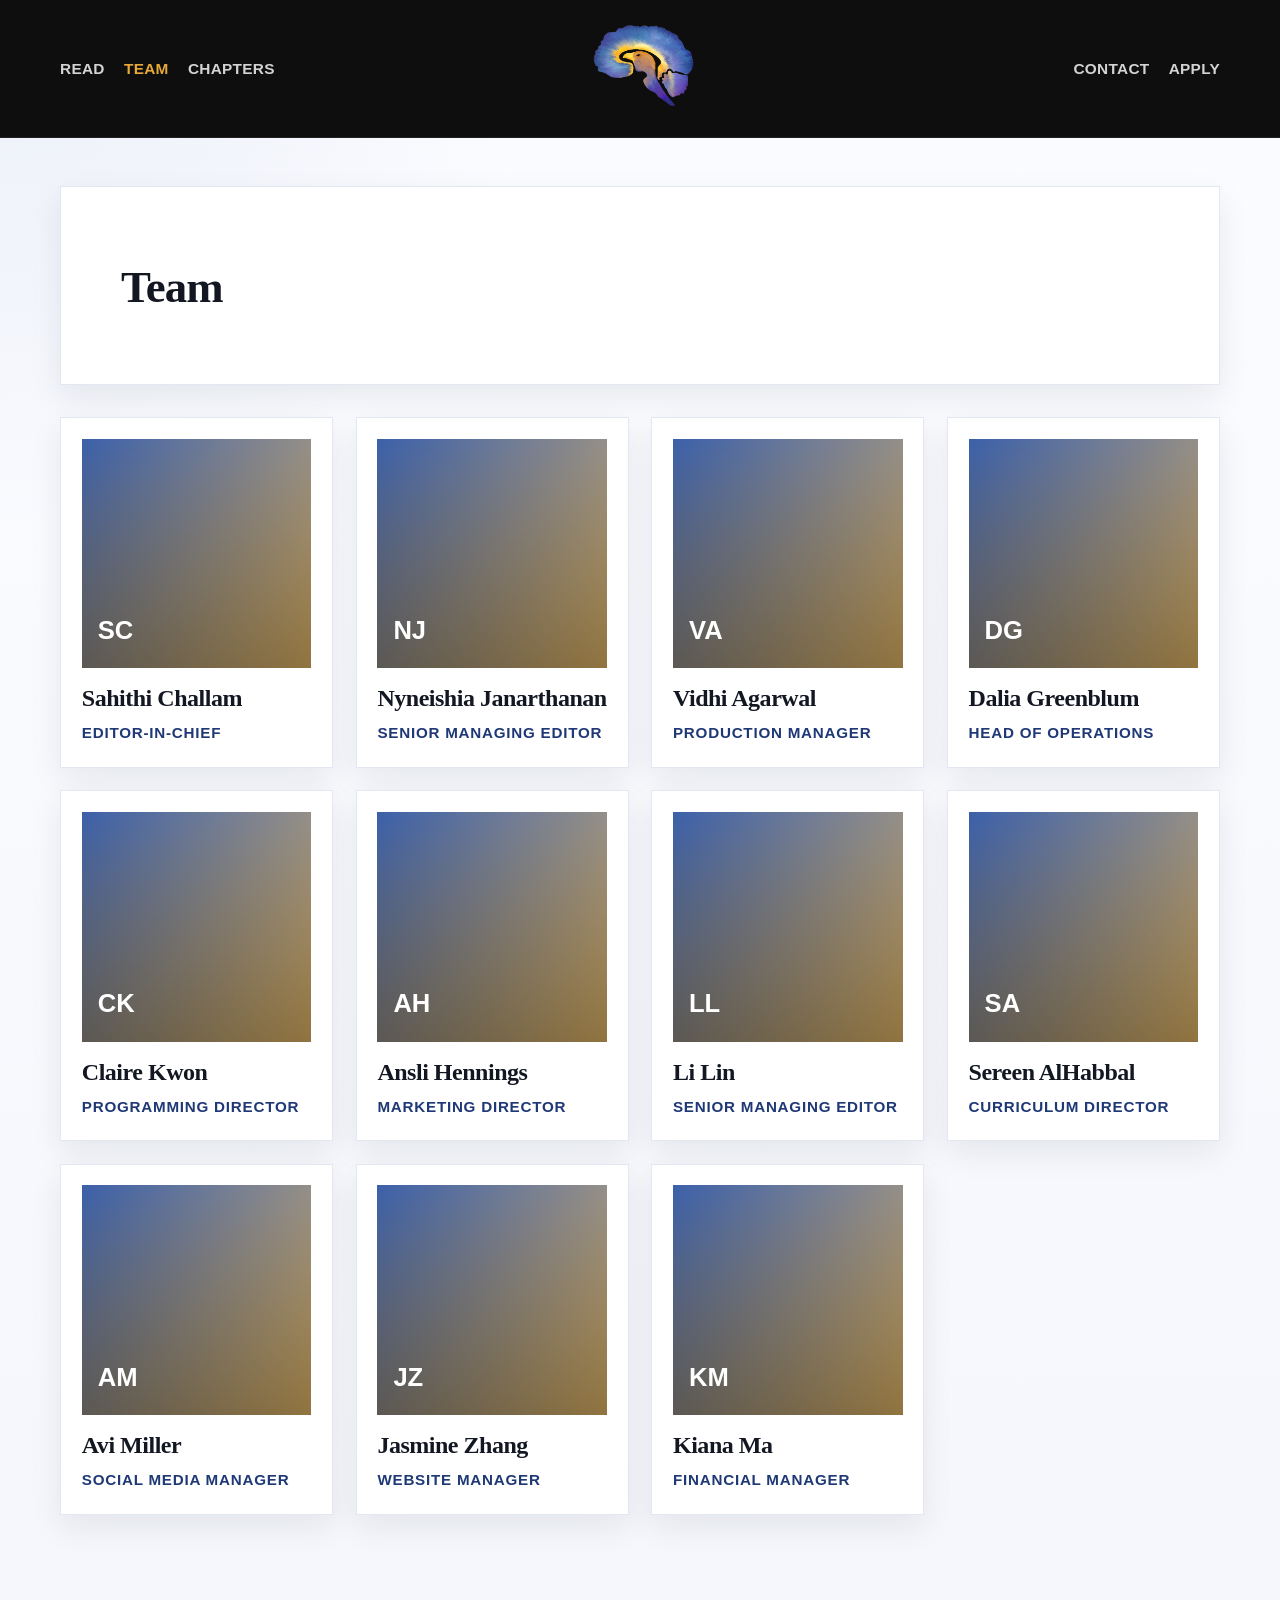
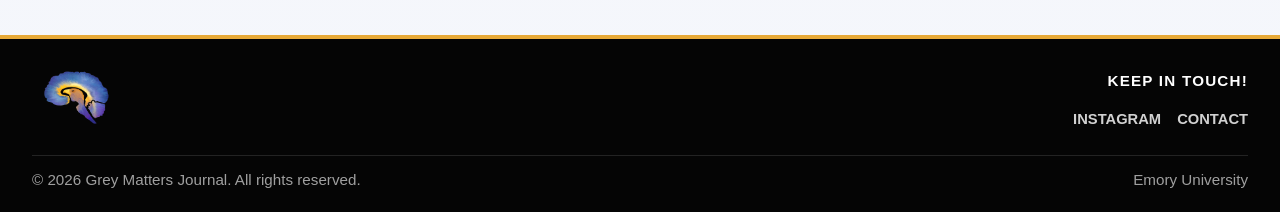
<file: team.html>
<!DOCTYPE html>
<html lang="en">
<head>
    <meta charset="UTF-8">
    <meta name="viewport" content="width=device-width, initial-scale=1.0">
    <title>Team - Grey Matters Emory</title>
    <link rel="icon" type="image/png" href="images/logo.png">
    <link rel="stylesheet" href="css/style.css">
</head>
<body>
    <nav class="navbar">
        <div class="nav-container">
            <ul class="nav-group nav-group-left">
                <li><a href="read.html">Read</a></li>
                <li><a href="team.html">Team</a></li>
                <li><a href="chapters.html">Chapters</a></li>
            </ul>
            <a href="index.html" class="logo" aria-label="Grey Matters home">
                <img src="images/logo.png" alt="Grey Matters logo">
            </a>
            <ul class="nav-group nav-group-right">
                <li><a href="contact.html">Contact</a></li>
                <li><a href="apply.html">Apply</a></li>
            </ul>
            <button class="nav-toggle" type="button" aria-expanded="false" aria-label="Open navigation">
                <span></span>
                <span></span>
                <span></span>
            </button>
        </div>
    </nav>

    <header class="page-header">
        <div class="page-hero" data-reveal>
            <h1>Team</h1>
        </div>
    </header>

    <main class="page-section">
        <section class="container">
            <div class="team-grid">
                <article class="team-member" data-reveal>
                    <div class="member-photo">SC</div>
                    <h3>Sahithi Challam</h3>
                    <p class="member-role">Editor-in-Chief</p>
                </article>
                <article class="team-member" data-reveal>
                    <div class="member-photo">NJ</div>
                    <h3>Nyneishia Janarthanan</h3>
                    <p class="member-role">Senior Managing Editor</p>
                </article>
                <article class="team-member" data-reveal>
                    <div class="member-photo">VA</div>
                    <h3>Vidhi Agarwal</h3>
                    <p class="member-role">Production Manager</p>
                </article>
                <article class="team-member" data-reveal>
                    <div class="member-photo">DG</div>
                    <h3>Dalia Greenblum</h3>
                    <p class="member-role">Head of Operations</p>
                </article>
                <article class="team-member" data-reveal>
                    <div class="member-photo">CK</div>
                    <h3>Claire Kwon</h3>
                    <p class="member-role">Programming Director</p>
                </article>
                <article class="team-member" data-reveal>
                    <div class="member-photo">AH</div>
                    <h3>Ansli Hennings</h3>
                    <p class="member-role">Marketing Director</p>
                </article>
                <article class="team-member" data-reveal>
                    <div class="member-photo">LL</div>
                    <h3>Li Lin</h3>
                    <p class="member-role">Senior Managing Editor</p>
                </article>
                <article class="team-member" data-reveal>
                    <div class="member-photo">SA</div>
                    <h3>Sereen AlHabbal</h3>
                    <p class="member-role">Curriculum Director</p>
                </article>
                <article class="team-member" data-reveal>
                    <div class="member-photo">AM</div>
                    <h3>Avi Miller</h3>
                    <p class="member-role">Social Media Manager</p>
                </article>
                <article class="team-member" data-reveal>
                    <div class="member-photo">JZ</div>
                    <h3>Jasmine Zhang</h3>
                    <p class="member-role">Website Manager</p>
                </article>
                <article class="team-member" data-reveal>
                    <div class="member-photo">KM</div>
                    <h3>Kiana Ma</h3>
                    <p class="member-role">Financial Manager</p>
                </article>
            </div>
        </section>
    </main>

    <footer class="footer">
        <div class="footer-inner">
            <div class="footer-content">
                <div class="footer-brand">
                    <img src="images/logo.png" alt="Grey Matters logo" class="circle-logo">
                </div>
                <div class="keep-in-touch">
                    <h3>Keep in Touch!</h3>
                    <div class="footer-links">
                        <a href="https://www.instagram.com/greymatters.emory/" target="_blank" rel="noreferrer" class="social-link">Instagram</a>
                        <a href="mailto:sahithi.challam@emory.edu" class="social-link">Contact</a>
                    </div>
                </div>
            </div>
            <div class="footer-bottom">
                <p>&copy; <span data-year></span> Grey Matters Journal. All rights reserved.</p>
                <p>Emory University</p>
            </div>
        </div>
    </footer>

    <script src="js/script.js"></script>
</body>
</html>
</file>
<file: css/style.css>
:root {
    --bg: #f4f6fb;
    --surface: #ffffff;
    --surface-muted: #f8f9fc;
    --primary: #3158a6;
    --primary-dark: #1f3976;
    --accent: #e7a937;
    --text: #131722;
    --text-light: #566074;
    --white: #ffffff;
    --black: #050505;
    --border: rgba(49, 88, 166, 0.18);
    --shadow-soft: 0 12px 30px rgba(20, 28, 45, 0.08);
    --shadow-strong: 0 24px 48px rgba(16, 24, 40, 0.12);
    --max-width: 1160px;
}

@import url('https://fonts.googleapis.com/css2?family=Average+Sans&family=Rufina:wght@400;700&display=swap');

* {
    margin: 0;
    padding: 0;
    box-sizing: border-box;
}

html {
    scroll-behavior: smooth;
}

body {
    font-family: "Average Sans", "Segoe UI", sans-serif;
    line-height: 1.7;
    color: var(--text);
    background:
        radial-gradient(circle at top left, rgba(49, 88, 166, 0.08), transparent 24%),
        linear-gradient(180deg, #fbfcff 0%, var(--bg) 100%);
}

body.menu-open {
    overflow: hidden;
}

img {
    max-width: 100%;
    display: block;
}

a {
    color: inherit;
    text-decoration: none;
    transition: color 0.25s ease, opacity 0.25s ease, transform 0.25s ease;
}

button,
input,
select,
textarea {
    font: inherit;
}

.container {
    width: min(var(--max-width), calc(100% - 2.5rem));
    margin: 0 auto;
}

.section-label {
    display: inline-block;
    padding-bottom: 0.35rem;
    border-bottom: 2px solid var(--accent);
    color: var(--primary-dark);
    font-size: 0.88rem;
    font-weight: 700;
    letter-spacing: 0.08em;
    text-transform: uppercase;
}

.section-header,
.page-intro {
    max-width: 760px;
    margin: 0 auto 2.2rem;
    text-align: center;
}

.section-header h2,
.page-hero h1,
.home-title,
.issue-card h3,
.team-member h3,
.chapter-name,
.contact-item h3,
.notice-card h2 {
    font-family: "Rufina", Georgia, serif;
    font-weight: 700;
    line-height: 1.08;
    letter-spacing: -0.02em;
}

.section-header h2 {
    font-size: clamp(2rem, 4vw, 3.15rem);
    margin: 1rem 0 0.9rem;
}

.section-header p,
.page-intro p,
.page-hero p,
.home-subtitle,
.issue-card p,
.member-bio,
.founding-statement p,
.contact-item p,
.footer-brand p {
    color: var(--text-light);
}

.navbar {
    position: sticky;
    top: 0;
    z-index: 1000;
    background: rgba(5, 5, 5, 0.96);
    border-bottom: 1px solid rgba(255, 255, 255, 0.08);
}

.nav-container {
    position: relative;
    width: min(var(--max-width), calc(100% - 2rem));
    margin: 0 auto;
    min-height: 100px;
    display: grid;
    grid-template-columns: 1fr auto 1fr;
    align-items: center;
    gap: 1rem;
}

.nav-group {
    display: flex;
    align-items: center;
    gap: 1.2rem;
    list-style: none;
}

.nav-group-right {
    justify-content: flex-end;
}

.nav-group a {
    color: rgba(255, 255, 255, 0.82);
    font-family: "Average Sans", "Segoe UI", sans-serif;
    font-size: 0.96rem;
    font-weight: 600;
    letter-spacing: 0.02em;
    text-transform: uppercase;
}

.nav-group a:hover,
.nav-group a.active {
    color: var(--accent);
}

.logo {
    display: inline-flex;
    align-items: center;
    justify-content: center;
    padding: 0.35rem 0;
}

.logo img {
    width: 130px;
    height: auto;
    object-fit: contain;
}

.nav-toggle {
    display: none;
    justify-self: end;
    width: 46px;
    height: 46px;
    border: 1px solid rgba(255, 255, 255, 0.12);
    background: transparent;
    color: var(--white);
    cursor: pointer;
}

.nav-toggle span {
    display: block;
    width: 22px;
    height: 2px;
    margin: 4px auto;
    background: currentColor;
    transition: transform 0.25s ease, opacity 0.25s ease;
}

.nav-toggle[aria-expanded="true"] span:nth-child(1) {
    transform: translateY(6px) rotate(45deg);
}

.nav-toggle[aria-expanded="true"] span:nth-child(2) {
    opacity: 0;
}

.nav-toggle[aria-expanded="true"] span:nth-child(3) {
    transform: translateY(-6px) rotate(-45deg);
}

.hero-home,
.page-header {
    padding: 3rem 0 1rem;
}

.home-intro,
.page-hero {
    width: min(var(--max-width), calc(100% - 2rem));
    margin: 0 auto;
    padding: clamp(2rem, 5vw, 3.75rem);
    background: var(--surface);
    border: 1px solid rgba(49, 88, 166, 0.14);
    box-shadow: var(--shadow-soft);
}

.home-intro {
    position: relative;
    overflow: hidden;
    background:
        linear-gradient(rgba(255, 255, 255, 0.72), rgba(255, 255, 255, 0.72)),
        url("../images/home-bg.png") center center / cover no-repeat;
    background-color: transparent;
    background-blend-mode: normal;
}

.home-intro > * {
    position: relative;
    z-index: 1;
}

.home-intro,
.home-intro .home-title,
.home-intro .home-tagline,
.home-intro .home-subtitle,
.home-intro .home-copy p {
    color: #000000;
}

.home-title {
    font-size: clamp(2rem, 4vw, 3.2rem);
    max-width: none;
    white-space: nowrap;
    margin: 1rem 0 0.45rem;
}

.home-tagline {
    font-family: "Cormorant Garamond", Georgia, serif;
    font-size: clamp(1rem, 1.7vw, 1.3rem);
    font-weight: 700;
    line-height: 1.15;
    letter-spacing: -0.02em;
    max-width: none;
    white-space: nowrap;
    margin-bottom: 1.1rem;
}

.home-subtitle {
    max-width: 760px;
    font-size: 1.08rem;
}

.home-copy {
    margin-top: 2rem;
    padding-top: 2rem;
    border-top: 1px solid rgba(49, 88, 166, 0.16);
    display: grid;
    gap: 1.3rem;
}

.home-copy p {
    font-size: 1.08rem;
}

.home-section {
    padding: 0 0 4rem;
}

.home-section-header {
    margin-bottom: 1.8rem;
}

.home-feature-grid,
.home-process-grid {
    display: grid;
    gap: 1.4rem;
}

.home-feature-grid {
    grid-template-columns: repeat(3, minmax(0, 1fr));
}

.home-feature-card,
.process-step {
    background: var(--surface);
    border: 1px solid rgba(49, 88, 166, 0.14);
    box-shadow: var(--shadow-soft);
    padding: 1.5rem;
}

.home-feature-card h3,
.process-step h3 {
    margin-bottom: 0.7rem;
    font-size: 1.45rem;
    line-height: 1.15;
}

.home-feature-card p,
.process-step p {
    font-family: "Average Sans", "Segoe UI", sans-serif;
    color: var(--text-light);
}

.home-process-section {
    margin-top: 3rem;
}

.page-hero h1 {
    font-size: clamp(1.8rem, 3.6vw, 2.8rem);
    margin: 1rem 0 0.8rem;
}

.article-hero {
    max-width: 860px;
}

.article-layout {
    max-width: 860px;
    background: var(--surface);
    border: 1px solid rgba(49, 88, 166, 0.14);
    box-shadow: var(--shadow-soft);
    padding: clamp(1.8rem, 4vw, 3rem);
}

.article-layout p {
    font-family: "Inter", "Segoe UI", sans-serif;
    font-size: 1.04rem;
    color: var(--text);
    margin-bottom: 1.2rem;
}

.article-feature-image {
    width: 100%;
    margin-bottom: 1.6rem;
    border: 1px solid rgba(49, 88, 166, 0.14);
    box-shadow: var(--shadow-soft);
}

.references-block {
    margin: 2.2rem 0 1.2rem;
    padding-top: 1.4rem;
    border-top: 1px solid rgba(49, 88, 166, 0.16);
}

.references-block h2 {
    font-size: 1.7rem;
    margin-bottom: 1rem;
}

.references-block p {
    font-size: 0.98rem;
    color: var(--text-light);
}

.home-section,
.page-section {
    padding: 1rem 0 4.5rem;
}

.issues-grid,
.articles-grid,
.team-grid,
.chapters-grid,
.contact-info {
    display: grid;
    gap: 1.4rem;
}

.issues-grid {
    grid-template-columns: repeat(3, minmax(0, 1fr));
}

.articles-grid {
    grid-template-columns: repeat(3, minmax(0, 1fr));
    margin-top: 0.5rem;
}

.issue-card,
.article-card,
.team-member,
.chapter-card,
.form-container,
.contact-item,
.founding-statement {
    background: var(--surface);
    border: 1px solid rgba(49, 88, 166, 0.14);
    box-shadow: var(--shadow-soft);
}

.issue-card,
.article-card,
.team-member,
.chapter-card,
.contact-item {
    padding: 1.3rem;
}

.issue-card,
.article-card {
    transition: transform 0.25s ease, box-shadow 0.25s ease;
}

.issue-card:hover,
.article-card:hover,
.team-member:hover,
.chapter-card:hover,
.contact-item:hover {
    transform: translateY(-4px);
    box-shadow: var(--shadow-strong);
}

.issue-cover {
    min-height: 230px;
    padding: 1.2rem;
    display: flex;
    align-items: flex-end;
    background:
        linear-gradient(180deg, transparent, rgba(5, 5, 5, 0.48)),
        linear-gradient(135deg, #4f6dae 0%, #263d74 55%, #d19a35 140%);
    background-position: center;
    background-size: cover;
    color: var(--white);
    font-family: "Average Sans", "Segoe UI", sans-serif;
    font-size: 1rem;
    font-weight: 700;
    letter-spacing: 0.04em;
    text-transform: uppercase;
}

.issue-cover-2021 {
    background-image:
        linear-gradient(180deg, transparent, rgba(5, 5, 5, 0.38)),
        url("../images/fall-2021-cover.png");
}

.issue-cover-2022 {
    background-image:
        linear-gradient(180deg, transparent, rgba(5, 5, 5, 0.38)),
        url("../images/fall-2022-cover.png");
}

.issue-cover-2025 {
    background-image:
        linear-gradient(180deg, transparent, rgba(5, 5, 5, 0.38)),
        url("../images/fall-2025-cover.png");
}

.articles-header {
    margin-top: 4rem;
}

.article-card-link {
    display: block;
    height: 100%;
}

.article-card-image {
    min-height: 220px;
    padding: 1.2rem;
    display: flex;
    align-items: flex-end;
    color: var(--white);
    font-family: "Average Sans", "Segoe UI", sans-serif;
    font-size: 0.95rem;
    font-weight: 700;
    letter-spacing: 0.04em;
    text-transform: uppercase;
}

.article-image-one {
    background:
        linear-gradient(180deg, transparent, rgba(5, 5, 5, 0.42)),
        url("../images/article-fandom-cover.png") center center / cover no-repeat;
}

.article-image-two {
    background:
        linear-gradient(180deg, transparent, rgba(5, 5, 5, 0.42)),
        url("../images/article-connection-art.png") center center / cover no-repeat;
}

.article-image-three {
    background:
        linear-gradient(180deg, transparent, rgba(5, 5, 5, 0.42)),
        url("../images/article-sign-art.png") center center / cover no-repeat;
}

.article-image-four {
    background:
        linear-gradient(180deg, transparent, rgba(5, 5, 5, 0.42)),
        url("../images/article-nyneishia-art.png") center center / cover no-repeat;
}

.article-card-body {
    padding-top: 1rem;
}

.article-kicker {
    color: var(--primary-dark);
    font-family: "Average Sans", "Segoe UI", sans-serif;
    font-size: 0.85rem;
    font-weight: 700;
    letter-spacing: 0.08em;
    text-transform: uppercase;
    margin-bottom: 0.55rem;
}

.article-author {
    font-family: "Average Sans", "Segoe UI", sans-serif;
    font-size: 0.95rem;
    font-weight: 600;
    color: var(--text-light);
    margin-bottom: 0.65rem;
}

.article-card h3 {
    margin-bottom: 0.5rem;
    font-size: 1.5rem;
    line-height: 1.15;
}

.article-card p {
    color: var(--text-light);
}

.issue-card h3,
.team-member h3,
.chapter-name,
.contact-item h3 {
    margin: 1rem 0 0.45rem;
    font-size: 1.5rem;
    line-height: 1.2;
}

.read-link,
.chapter-link,
.contact-item a {
    color: var(--primary-dark);
    font-family: "Average Sans", "Segoe UI", sans-serif;
    font-weight: 700;
}

.read-link:hover,
.chapter-link:hover,
.contact-item a:hover {
    color: var(--accent);
}

.team-grid {
    grid-template-columns: repeat(auto-fit, minmax(240px, 1fr));
}

.member-photo {
    width: 100%;
    aspect-ratio: 1;
    display: flex;
    align-items: end;
    padding: 1rem;
    background:
        linear-gradient(180deg, transparent, rgba(5, 5, 5, 0.4)),
        linear-gradient(135deg, rgba(49, 88, 166, 0.95), rgba(231, 169, 55, 0.76));
    color: var(--white);
    font-family: "Average Sans", "Segoe UI", sans-serif;
    font-size: 1.6rem;
    font-weight: 700;
}

.member-role {
    color: var(--primary-dark);
    font-family: "Average Sans", "Segoe UI", sans-serif;
    font-size: 0.95rem;
    font-weight: 700;
    letter-spacing: 0.05em;
    text-transform: uppercase;
}

.chapters-grid {
    grid-template-columns: repeat(auto-fit, minmax(180px, 1fr));
}

.chapter-card {
    display: flex;
    flex-direction: column;
    align-items: center;
    text-align: center;
    gap: 0.9rem;
}

.chapter-logo {
    width: 92px;
    height: 92px;
    display: flex;
    align-items: center;
    justify-content: center;
    background: linear-gradient(135deg, #29498f, #d19a35);
    color: var(--white);
    font-family: "Average Sans", "Segoe UI", sans-serif;
    font-size: 1rem;
    font-weight: 800;
    letter-spacing: 0.05em;
    overflow: hidden;
    padding: 0.65rem;
}

.chapter-logo img {
    width: 100%;
    height: 100%;
    object-fit: contain;
}

.founding-statement {
    max-width: 860px;
    margin: 0 auto 2rem;
    padding: 1.4rem 1.5rem;
    border-left: 4px solid var(--accent);
}

.form-container {
    max-width: 780px;
    margin: 0 auto;
    padding: clamp(1.5rem, 4vw, 2.2rem);
}

.notice-card {
    max-width: 780px;
    margin: 0 auto;
    padding: clamp(2rem, 4vw, 2.8rem);
    background: var(--surface);
    border: 1px solid rgba(49, 88, 166, 0.14);
    border-left: 4px solid var(--accent);
    box-shadow: var(--shadow-soft);
}

.notice-card h2 {
    font-size: clamp(1.7rem, 3.4vw, 2.2rem);
    margin-bottom: 0.9rem;
    line-height: 1.15;
}

.home-subtitle,
.home-copy p,
.section-header p,
.page-intro p,
.page-hero p,
.issue-card p,
.member-bio,
.founding-statement p,
.contact-item p,
.notice-card p,
.footer-bottom,
.footer-brand p,
input,
select,
textarea {
    font-family: "Average Sans", "Segoe UI", sans-serif;
}

.notice-card p {
    color: var(--text-light);
    font-size: 1.06rem;
}

.form-success {
    max-width: none;
}

.hidden-frame {
    width: 0;
    height: 0;
    border: 0;
    position: absolute;
    visibility: hidden;
}

.form-grid {
    display: grid;
    grid-template-columns: repeat(2, minmax(0, 1fr));
    gap: 1rem;
}

.form-group {
    margin-bottom: 0.2rem;
}

.form-group.full-width {
    grid-column: 1 / -1;
}

label {
    display: block;
    margin-bottom: 0.45rem;
    font-family: "Average Sans", "Segoe UI", sans-serif;
    font-size: 0.9rem;
    font-weight: 700;
    letter-spacing: 0.04em;
    text-transform: uppercase;
}

input[type="text"],
input[type="email"],
select,
textarea {
    width: 100%;
    padding: 0.95rem 1rem;
    border: 1px solid rgba(49, 88, 166, 0.22);
    background: var(--surface-muted);
    color: var(--text);
}

input:focus,
select:focus,
textarea:focus {
    outline: none;
    border-color: var(--primary);
    box-shadow: 0 0 0 3px rgba(49, 88, 166, 0.12);
}

textarea {
    min-height: 150px;
    resize: vertical;
}

.submit-btn {
    width: 100%;
    min-height: 54px;
    border: 0;
    background: linear-gradient(135deg, var(--primary-dark), var(--primary));
    color: var(--white);
    font-family: "Average Sans", "Segoe UI", sans-serif;
    font-weight: 700;
    letter-spacing: 0.04em;
    text-transform: uppercase;
    cursor: pointer;
    transition: transform 0.25s ease, box-shadow 0.25s ease;
}

.submit-btn:hover {
    transform: translateY(-2px);
    box-shadow: var(--shadow-strong);
}

.contact-info {
    grid-template-columns: repeat(auto-fit, minmax(220px, 1fr));
    margin-bottom: 1.5rem;
}

.footer {
    margin-top: 3rem;
    padding: 0;
    color: var(--white);
}

.footer-inner {
    width: 100%;
    margin: 0;
    padding: 1.2rem 2rem;
    background: var(--black);
    border-top: 4px solid var(--accent);
}

.footer-content {
    display: flex;
    justify-content: space-between;
    gap: 2rem;
    align-items: center;
    padding-bottom: 0.8rem;
    border-bottom: 1px solid rgba(255, 255, 255, 0.12);
}

.footer-brand {
    display: flex;
    align-items: center;
    gap: 1rem;
    max-width: 520px;
}

.circle-logo {
    width: 84px;
    height: 84px;
    object-fit: contain;
    background: transparent;
}

.keep-in-touch {
    text-align: right;
}

.keep-in-touch h3 {
    font-family: "Average Sans", "Segoe UI", sans-serif;
    font-size: 0.95rem;
    font-weight: 700;
    letter-spacing: 0.08em;
    text-transform: uppercase;
    margin-bottom: 0.8rem;
}

.footer-links {
    display: flex;
    flex-wrap: wrap;
    justify-content: flex-end;
    gap: 1rem;
}

.social-link {
    color: rgba(255, 255, 255, 0.82);
    font-family: "Lato", "Segoe UI", sans-serif;
    font-weight: 600;
    text-transform: uppercase;
    font-size: 0.92rem;
}

.social-link:hover {
    color: var(--accent);
}

.footer-bottom {
    display: flex;
    justify-content: space-between;
    gap: 1rem;
    padding-top: 0.7rem;
    color: rgba(255, 255, 255, 0.62);
    font-size: 0.95rem;
}

[data-reveal] {
    opacity: 0;
    transform: translateY(26px);
    transition: opacity 0.7s ease, transform 0.7s ease;
}

[data-reveal].is-visible {
    opacity: 1;
    transform: translateY(0);
}

@media (prefers-reduced-motion: reduce) {
    html {
        scroll-behavior: auto;
    }

    * {
        transition-duration: 0.01ms !important;
        animation-duration: 0.01ms !important;
    }

    [data-reveal] {
        opacity: 1;
        transform: none;
    }
}

@media (max-width: 900px) {
    .issues-grid {
        grid-template-columns: 1fr;
    }

    .articles-grid {
        grid-template-columns: 1fr;
    }

    .home-feature-grid,
    .home-process-grid {
        grid-template-columns: 1fr;
    }

    .footer-content,
    .footer-bottom,
    .footer-brand {
        flex-direction: column;
        align-items: flex-start;
    }

    .keep-in-touch,
    .footer-links {
        text-align: left;
        justify-content: flex-start;
    }
}

@media (max-width: 760px) {
    .nav-container {
        grid-template-columns: auto 1fr auto;
        min-height: 88px;
    }

    .logo {
        justify-self: center;
    }

    .logo img {
        width: 104px;
    }

    .nav-toggle {
        display: inline-block;
    }

    .nav-group {
        position: absolute;
        left: 0;
        right: 0;
        top: calc(100% + 1px);
        background: rgba(5, 5, 5, 0.98);
        border-top: 1px solid rgba(255, 255, 255, 0.08);
        flex-direction: column;
        align-items: flex-start;
        gap: 0;
        padding: 0.85rem 1rem;
        opacity: 0;
        pointer-events: none;
        transform: translateY(-10px);
        transition: opacity 0.25s ease, transform 0.25s ease;
    }

    .nav-group-left {
        z-index: 2;
    }

    .nav-group-right {
        top: auto;
        bottom: auto;
        z-index: 2;
    }

    .nav-group.is-open {
        opacity: 1;
        pointer-events: auto;
        transform: translateY(0);
    }

    .nav-group-right.is-open {
        margin-top: 10.6rem;
        border-top: 1px solid rgba(255, 255, 255, 0.08);
    }

    .nav-group a {
        width: 100%;
        padding: 0.8rem 0;
    }

    .form-grid {
        grid-template-columns: 1fr;
    }
}

@media (max-width: 560px) {
    .container,
    .home-intro,
    .page-hero,
    .footer-inner {
        width: min(var(--max-width), calc(100% - 1rem));
    }

    .home-title,
    .page-hero h1,
    .section-header h2 {
        font-size: clamp(1.9rem, 9vw, 3rem);
    }
}
</file>
